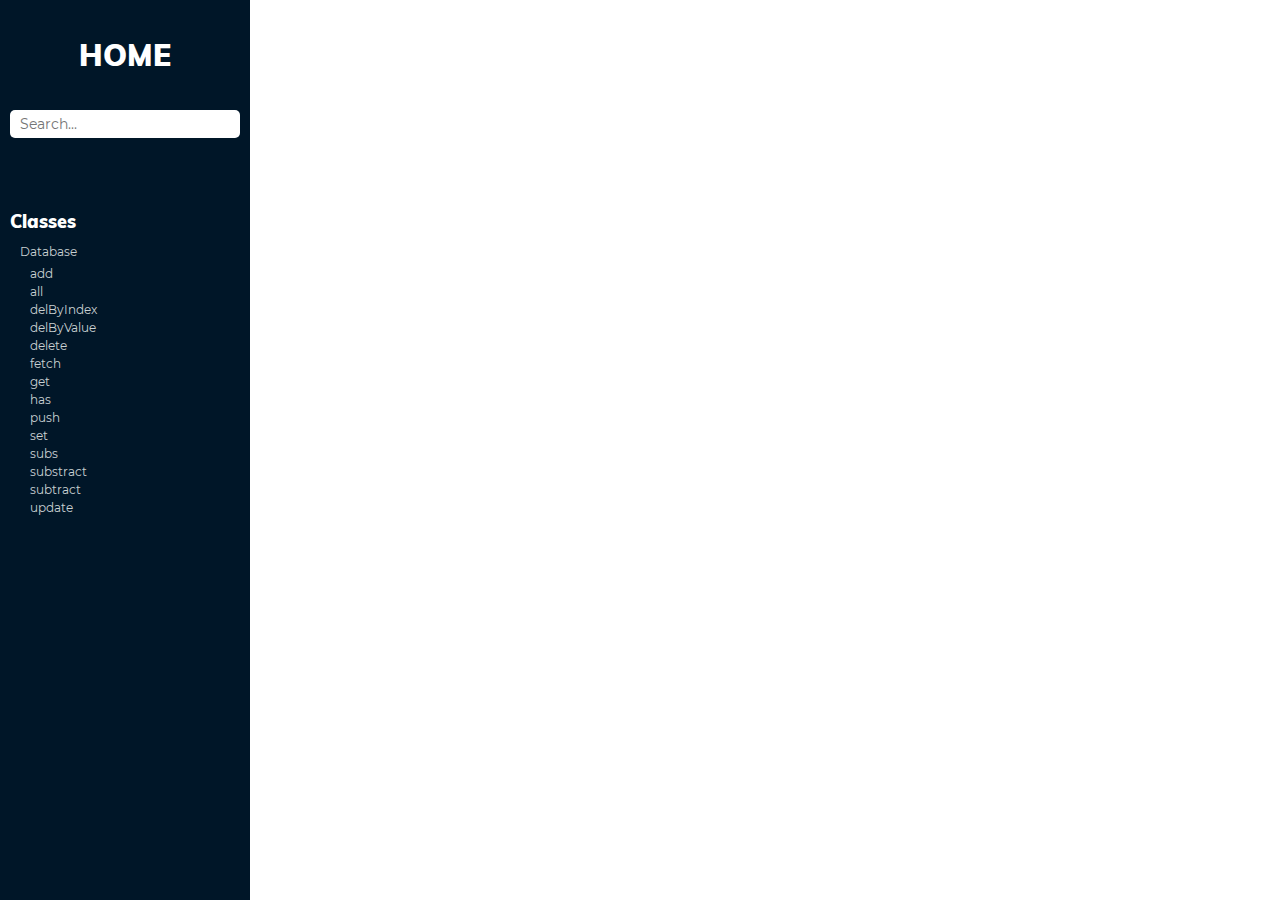
<file: index.html>
<!DOCTYPE html>
<html lang="en">
<head>
    <meta charset="utf-8">
    <meta name="viewport" content="width=device-width, initial-scale=1.0">
    
    <title>Home</title>

    <script src="scripts/prettify/prettify.js"></script>
    <script src="scripts/prettify/lang-css.js"></script>
    <script src="scripts/search.js"></script>
    <!--<script src="https://cdnjs.cloudflare.com/ajax/libs/fuse.js/3.4.5/fuse.min.js"></script> -->
    <script src="scripts/fuse.js"></script>
    <!--[if lt IE 9]>
      <script src="//html5shiv.googlecode.com/svn/trunk/html5.js"></script>
    <![endif]-->
    <link type="text/css" rel="stylesheet" href="styles/ionicons.min.css">
    <link type="text/css" rel="stylesheet" href="styles/prettify-tomorrow.css">
    <link type="text/css" rel="stylesheet" href="styles/jsdoc-default.css">
    <link type="text/css" rel="stylesheet" href="styles/clean-jsdoc-theme.css">
    
    
    
<svg aria-hidden="true" version="1.1" xmlns="http://www.w3.org/2000/svg" xmlns:xlink="http://www.w3.org/1999/xlink" style="display:none">
    <defs>
        <symbol id="copy-icon" viewbox="0 0 488.3 488.3">
            <g>
                <path d="M314.25,85.4h-227c-21.3,0-38.6,17.3-38.6,38.6v325.7c0,21.3,17.3,38.6,38.6,38.6h227c21.3,0,38.6-17.3,38.6-38.6V124    C352.75,102.7,335.45,85.4,314.25,85.4z M325.75,449.6c0,6.4-5.2,11.6-11.6,11.6h-227c-6.4,0-11.6-5.2-11.6-11.6V124    c0-6.4,5.2-11.6,11.6-11.6h227c6.4,0,11.6,5.2,11.6,11.6V449.6z"/>
                <path d="M401.05,0h-227c-21.3,0-38.6,17.3-38.6,38.6c0,7.5,6,13.5,13.5,13.5s13.5-6,13.5-13.5c0-6.4,5.2-11.6,11.6-11.6h227    c6.4,0,11.6,5.2,11.6,11.6v325.7c0,6.4-5.2,11.6-11.6,11.6c-7.5,0-13.5,6-13.5,13.5s6,13.5,13.5,13.5c21.3,0,38.6-17.3,38.6-38.6    V38.6C439.65,17.3,422.35,0,401.05,0z"/>
            </g>
        </symbol>
    </defs>
</svg>

</head>
<body>
<input type="checkbox" id="nav-trigger" class="nav-trigger" />
<label for="nav-trigger" class="navicon-button x">
  <div class="navicon"></div>
</label>

<label for="nav-trigger" class="overlay"></label>

<nav>
    <h2><a href="index.html"><div class="text">Home</div></a></h2><div class="search-box"><input type="text" placeholder="Search..." id="search-box" /><div class="search-item-container" id="search-item-container"><ul class="search-item-ul" id="search-item-ul"></ul></div></div><div class="sidebar-list-div"><h3>Classes</h3><ul><li><a href="Database.html">Database</a><ul class='methods'><li data-type='method'><a href="Database.html#add">add</a></li><li data-type='method'><a href="Database.html#all">all</a></li><li data-type='method'><a href="Database.html#delByIndex">delByIndex</a></li><li data-type='method'><a href="Database.html#delByValue">delByValue</a></li><li data-type='method'><a href="Database.html#delete">delete</a></li><li data-type='method'><a href="Database.html#fetch">fetch</a></li><li data-type='method'><a href="Database.html#get">get</a></li><li data-type='method'><a href="Database.html#has">has</a></li><li data-type='method'><a href="Database.html#push">push</a></li><li data-type='method'><a href="Database.html#set">set</a></li><li data-type='method'><a href="Database.html#subs">subs</a></li><li data-type='method'><a href="Database.html#substract">substract</a></li><li data-type='method'><a href="Database.html#subtract">subtract</a></li><li data-type='method'><a href="Database.html#update">update</a></li></ul></li></ul></div>
</nav>

<div id="main">
    

    



    









    







</div>

<br class="clear">

<footer>
  
</footer>

<script>prettyPrint();</script>
<script src="scripts/linenumber.js"></script>
<script>
var list = [{"title":"Database","link":"<a href=\"Database.html\">Database</a>"},{"title":"Database#add","link":"<a href=\"Database.html#add\">Database &rtrif; add</a>"},{"title":"Database#all","link":"<a href=\"Database.html#all\">Database &rtrif; all</a>"},{"title":"Database#delByIndex","link":"<a href=\"Database.html#delByIndex\">Database &rtrif; delByIndex</a>"},{"title":"Database#delByValue","link":"<a href=\"Database.html#delByValue\">Database &rtrif; delByValue</a>"},{"title":"Database#delete","link":"<a href=\"Database.html#delete\">Database &rtrif; delete</a>"},{"title":"Database#fetch","link":"<a href=\"Database.html#fetch\">Database &rtrif; fetch</a>"},{"title":"Database#get","link":"<a href=\"Database.html#get\">Database &rtrif; get</a>"},{"title":"Database#has","link":"<a href=\"Database.html#has\">Database &rtrif; has</a>"},{"title":"Database#push","link":"<a href=\"Database.html#push\">Database &rtrif; push</a>"},{"title":"Database#set","link":"<a href=\"Database.html#set\">Database &rtrif; set</a>"},{"title":"Database#subs","link":"<a href=\"Database.html#subs\">Database &rtrif; subs</a>"},{"title":"Database#substract","link":"<a href=\"Database.html#substract\">Database &rtrif; substract</a>"},{"title":"Database#subtract","link":"<a href=\"Database.html#subtract\">Database &rtrif; subtract</a>"},{"title":"Database#update","link":"<a href=\"Database.html#update\">Database &rtrif; update</a>"}];
setupSearch(list)
</script>

 
<script type="text/javascript" src="scripts/misc.js"></script>
</body>
</html>
</file>
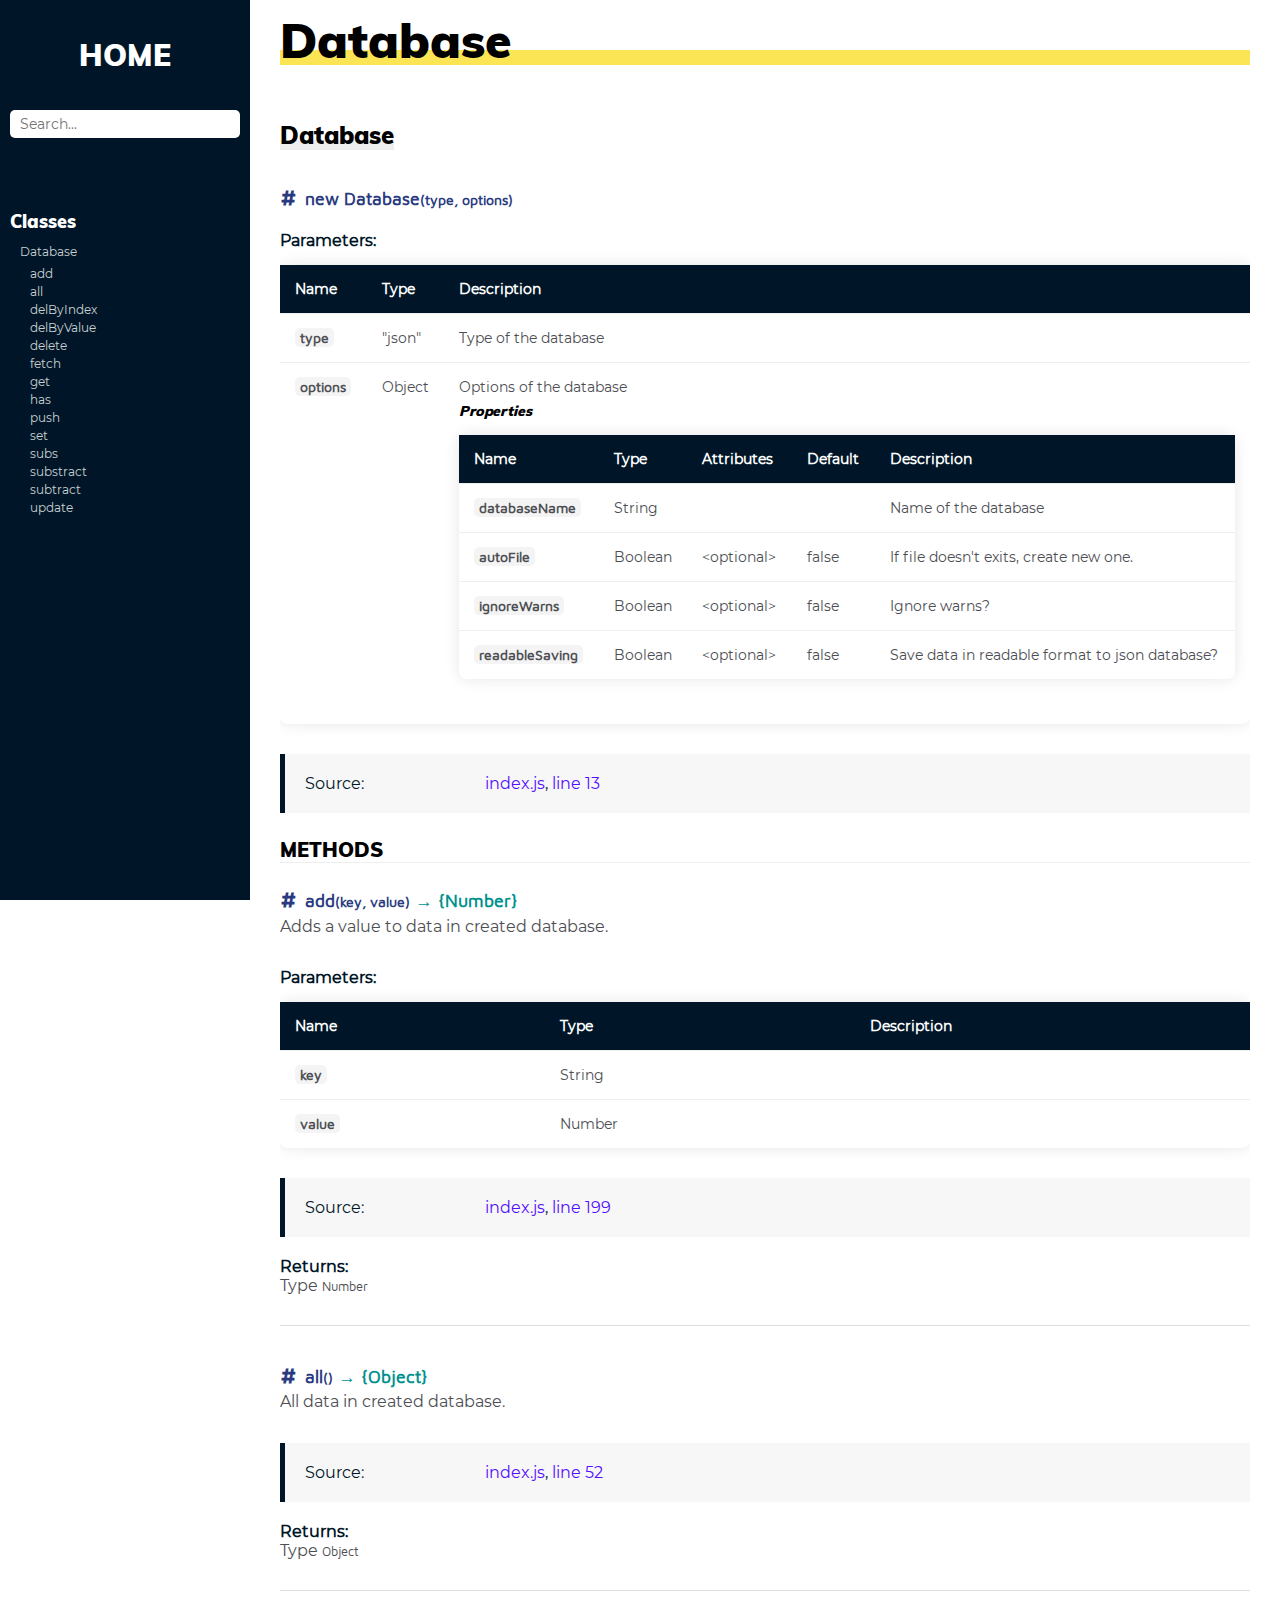
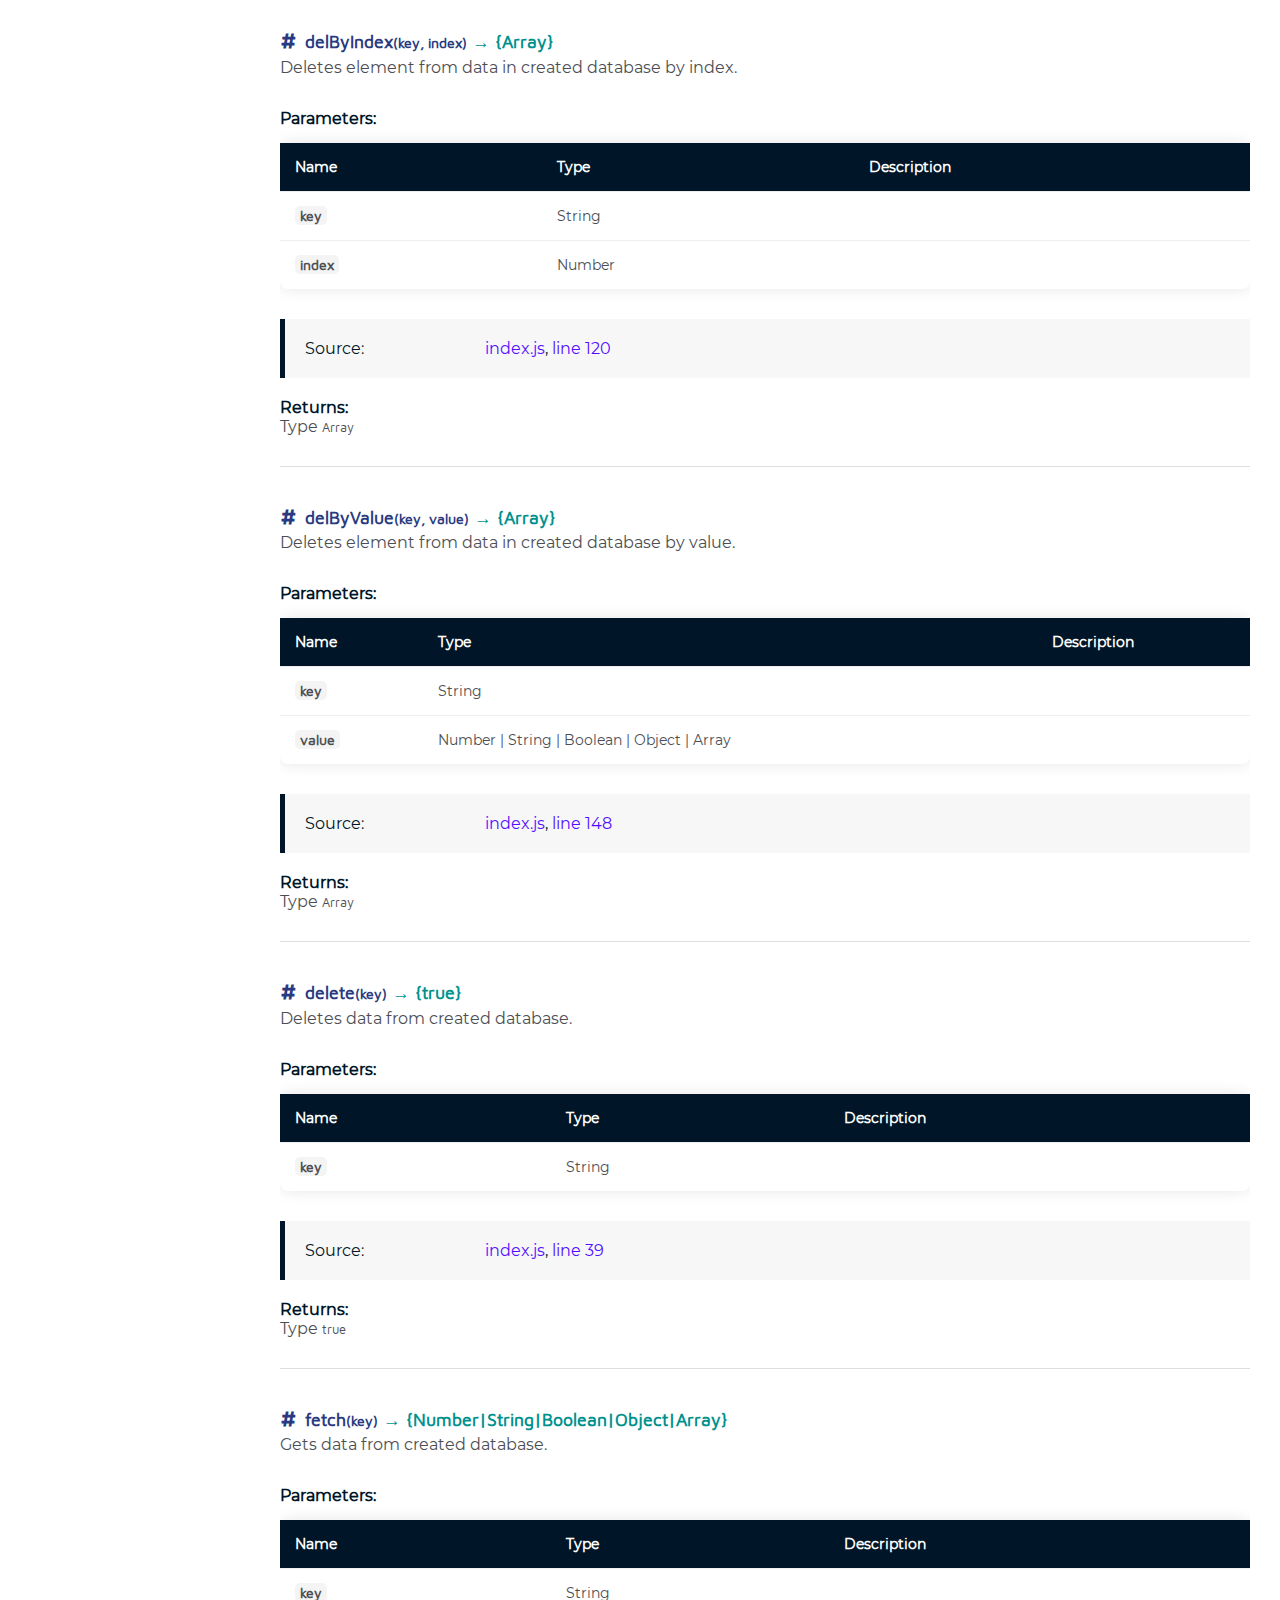
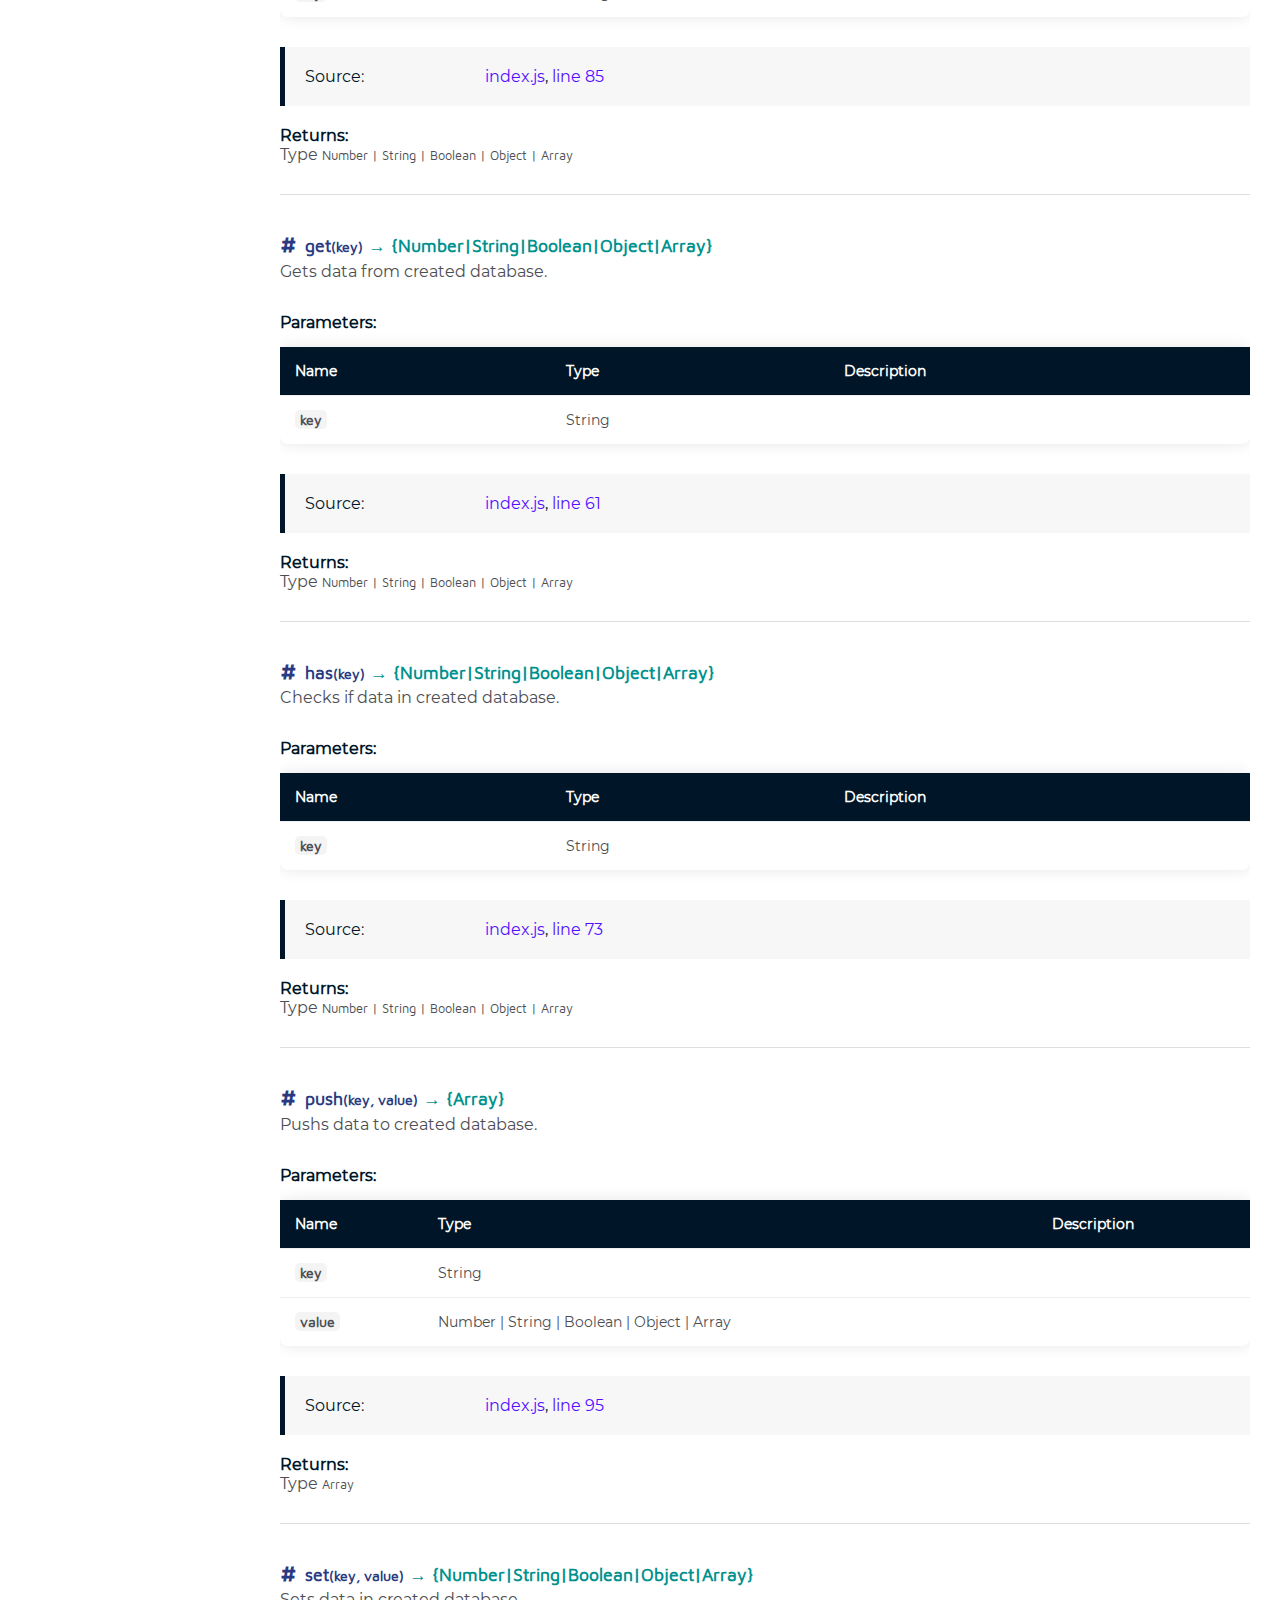
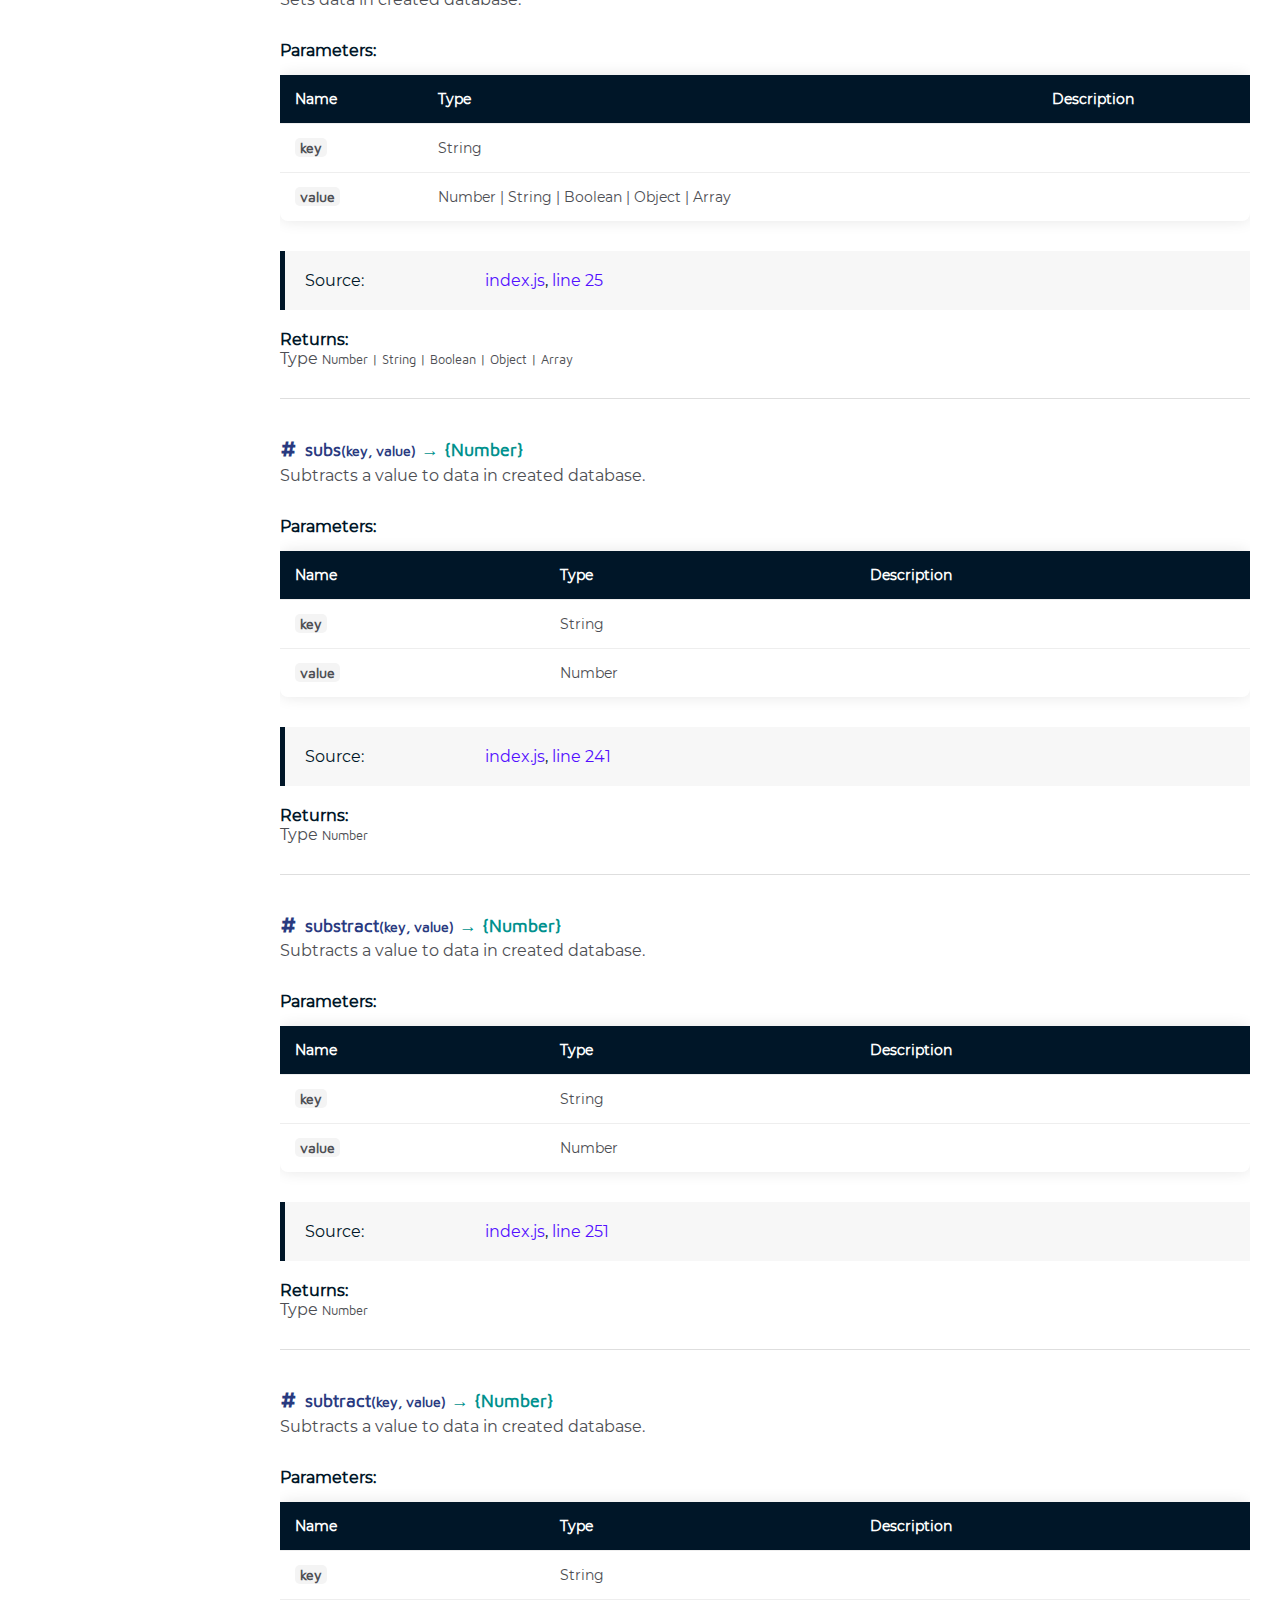
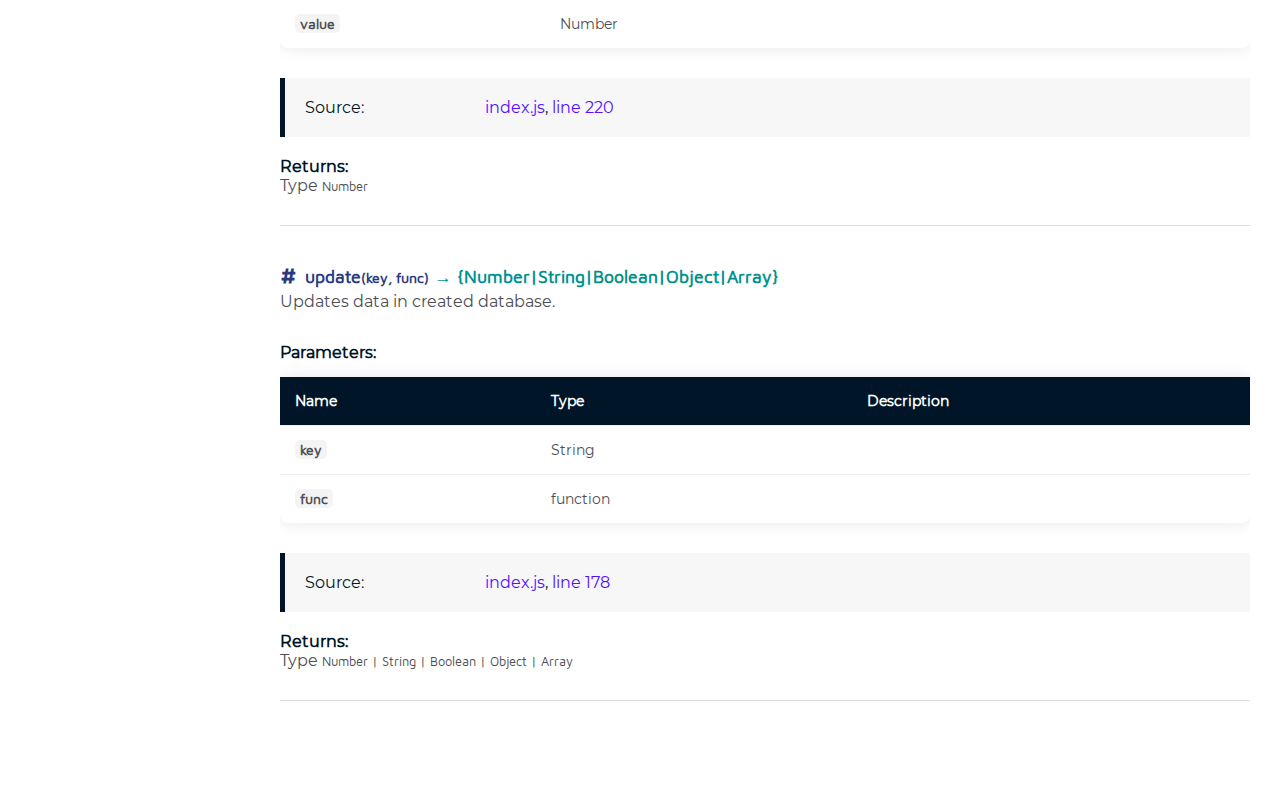
<file: Database.html>
<!DOCTYPE html>
<html lang="en">
<head>
    <meta charset="utf-8">
    <meta name="viewport" content="width=device-width, initial-scale=1.0">
    
    <title>Database</title>

    <script src="scripts/prettify/prettify.js"></script>
    <script src="scripts/prettify/lang-css.js"></script>
    <script src="scripts/search.js"></script>
    <!--<script src="https://cdnjs.cloudflare.com/ajax/libs/fuse.js/3.4.5/fuse.min.js"></script> -->
    <script src="scripts/fuse.js"></script>
    <!--[if lt IE 9]>
      <script src="//html5shiv.googlecode.com/svn/trunk/html5.js"></script>
    <![endif]-->
    <link type="text/css" rel="stylesheet" href="styles/ionicons.min.css">
    <link type="text/css" rel="stylesheet" href="styles/prettify-tomorrow.css">
    <link type="text/css" rel="stylesheet" href="styles/jsdoc-default.css">
    <link type="text/css" rel="stylesheet" href="styles/clean-jsdoc-theme.css">
    
    
    
<svg aria-hidden="true" version="1.1" xmlns="http://www.w3.org/2000/svg" xmlns:xlink="http://www.w3.org/1999/xlink" style="display:none">
    <defs>
        <symbol id="copy-icon" viewbox="0 0 488.3 488.3">
            <g>
                <path d="M314.25,85.4h-227c-21.3,0-38.6,17.3-38.6,38.6v325.7c0,21.3,17.3,38.6,38.6,38.6h227c21.3,0,38.6-17.3,38.6-38.6V124    C352.75,102.7,335.45,85.4,314.25,85.4z M325.75,449.6c0,6.4-5.2,11.6-11.6,11.6h-227c-6.4,0-11.6-5.2-11.6-11.6V124    c0-6.4,5.2-11.6,11.6-11.6h227c6.4,0,11.6,5.2,11.6,11.6V449.6z"/>
                <path d="M401.05,0h-227c-21.3,0-38.6,17.3-38.6,38.6c0,7.5,6,13.5,13.5,13.5s13.5-6,13.5-13.5c0-6.4,5.2-11.6,11.6-11.6h227    c6.4,0,11.6,5.2,11.6,11.6v325.7c0,6.4-5.2,11.6-11.6,11.6c-7.5,0-13.5,6-13.5,13.5s6,13.5,13.5,13.5c21.3,0,38.6-17.3,38.6-38.6    V38.6C439.65,17.3,422.35,0,401.05,0z"/>
            </g>
        </symbol>
    </defs>
</svg>

</head>
<body>
<input type="checkbox" id="nav-trigger" class="nav-trigger" />
<label for="nav-trigger" class="navicon-button x">
  <div class="navicon"></div>
</label>

<label for="nav-trigger" class="overlay"></label>

<nav>
    <h2><a href="index.html"><div class="text">Home</div></a></h2><div class="search-box"><input type="text" placeholder="Search..." id="search-box" /><div class="search-item-container" id="search-item-container"><ul class="search-item-ul" id="search-item-ul"></ul></div></div><div class="sidebar-list-div"><h3>Classes</h3><ul><li><a href="Database.html">Database</a><ul class='methods'><li data-type='method'><a href="Database.html#add">add</a></li><li data-type='method'><a href="Database.html#all">all</a></li><li data-type='method'><a href="Database.html#delByIndex">delByIndex</a></li><li data-type='method'><a href="Database.html#delByValue">delByValue</a></li><li data-type='method'><a href="Database.html#delete">delete</a></li><li data-type='method'><a href="Database.html#fetch">fetch</a></li><li data-type='method'><a href="Database.html#get">get</a></li><li data-type='method'><a href="Database.html#has">has</a></li><li data-type='method'><a href="Database.html#push">push</a></li><li data-type='method'><a href="Database.html#set">set</a></li><li data-type='method'><a href="Database.html#subs">subs</a></li><li data-type='method'><a href="Database.html#substract">substract</a></li><li data-type='method'><a href="Database.html#subtract">subtract</a></li><li data-type='method'><a href="Database.html#update">update</a></li></ul></li></ul></div>
</nav>

<div id="main">
    
    <h1 class="page-title">Database</h1>
    

    




<section>


<header>
    
        
        <h2>
        
        Database
        
        </h2>
        
        
    
</header>


<article>
    <div class="container-overview">
    
        

    

    <h4 class="name" id="Database"><span class="type-signature"></span>new Database<span class="signature">(type, options)</span><span class="type-signature"></span></h4>

    











    <div class="method-member-container flex flex-col w-100 overflow-auto mt-20">
        <strong>Parameters:</strong>
        

<table class="params">
    <thead>
    <tr>
        
        <th>Name</th>
        

        <th>Type</th>

        

        

        <th class="last">Description</th>
    </tr>
    </thead>

    <tbody>
    

        <tr>
            
                <td class="name"><code>type</code></td>
            

            <td class="type">
            
                
<span class="param-type">"json"</span>


            
            </td>

            

            

            <td class="description last">Type of the database</td>
        </tr>

    

        <tr>
            
                <td class="name"><code>options</code></td>
            

            <td class="type">
            
                
<span class="param-type">Object</span>


            
            </td>

            

            

            <td class="description last">Options of the database
                <h6>Properties</h6>
                

<table class="params">
    <thead>
    <tr>
        
        <th>Name</th>
        

        <th>Type</th>

        
        <th>Attributes</th>
        

        
        <th>Default</th>
        

        <th class="last">Description</th>
    </tr>
    </thead>

    <tbody>
    

        <tr>
            
                <td class="name"><code>databaseName</code></td>
            

            <td class="type">
            
                
<span class="param-type">String</span>


            
            </td>

            
                <td class="attributes">
                

                

                
                </td>
            

            
                <td class="default">
                
                </td>
            

            <td class="description last">Name of the database</td>
        </tr>

    

        <tr>
            
                <td class="name"><code>autoFile</code></td>
            

            <td class="type">
            
                
<span class="param-type">Boolean</span>


            
            </td>

            
                <td class="attributes">
                
                    &lt;optional><br>
                

                

                
                </td>
            

            
                <td class="default">
                
                    false
                
                </td>
            

            <td class="description last">If file doesn't exits, create new one.</td>
        </tr>

    

        <tr>
            
                <td class="name"><code>ignoreWarns</code></td>
            

            <td class="type">
            
                
<span class="param-type">Boolean</span>


            
            </td>

            
                <td class="attributes">
                
                    &lt;optional><br>
                

                

                
                </td>
            

            
                <td class="default">
                
                    false
                
                </td>
            

            <td class="description last">Ignore warns?</td>
        </tr>

    

        <tr>
            
                <td class="name"><code>readableSaving</code></td>
            

            <td class="type">
            
                
<span class="param-type">Boolean</span>


            
            </td>

            
                <td class="attributes">
                
                    &lt;optional><br>
                

                

                
                </td>
            

            
                <td class="default">
                
                    false
                
                </td>
            

            <td class="description last">Save data in readable format to json database?</td>
        </tr>

    
    </tbody>
</table>

            </td>
        </tr>

    
    </tbody>
</table>

    </div>





<dl class="details">

    

    

    

    

    

    

    

    

    

    

    

    

    
        <div class="details-item-container">
            <dt class="tag-source">Source:</dt>
            <dd class="tag-source"><ul class="dummy"><li>
                <a href="index.js.html">index.js</a>, <a href="index.js.html#line13">line 13</a>
            </li></ul></dd>
        </div>
    

    

    

    
</dl>
















    
    </div>

    

    

    

     

    

    

    
        <h3 class="subsection-title">Methods</h3>

        
            

    

    <h4 class="name" id="add"><span class="type-signature"></span>add<span class="signature">(key, value)</span><span class="type-signature"> &rarr; {Number}</span></h4>

    



    <div class="description">
        Adds a value to data in created database.
    </div>









    <div class="method-member-container flex flex-col w-100 overflow-auto mt-20">
        <strong>Parameters:</strong>
        

<table class="params">
    <thead>
    <tr>
        
        <th>Name</th>
        

        <th>Type</th>

        

        

        <th class="last">Description</th>
    </tr>
    </thead>

    <tbody>
    

        <tr>
            
                <td class="name"><code>key</code></td>
            

            <td class="type">
            
                
<span class="param-type">String</span>


            
            </td>

            

            

            <td class="description last"></td>
        </tr>

    

        <tr>
            
                <td class="name"><code>value</code></td>
            

            <td class="type">
            
                
<span class="param-type">Number</span>


            
            </td>

            

            

            <td class="description last"></td>
        </tr>

    
    </tbody>
</table>

    </div>





<dl class="details">

    

    

    

    

    

    

    

    

    

    

    

    

    
        <div class="details-item-container">
            <dt class="tag-source">Source:</dt>
            <dd class="tag-source"><ul class="dummy"><li>
                <a href="index.js.html">index.js</a>, <a href="index.js.html#line199">line 199</a>
            </li></ul></dd>
        </div>
    

    

    

    
</dl>













    <div class="method-member-container mt-20">
    <strong>Returns:</strong>
        
            


<dl class="param-type">
    <dt>
        Type
    </dt>
    <dd>
        
<span class="param-type">Number</span>


    </dd>
</dl>
 
    </div>




        
            

    

    <h4 class="name" id="all"><span class="type-signature"></span>all<span class="signature">()</span><span class="type-signature"> &rarr; {Object}</span></h4>

    



    <div class="description">
        All data in created database.
    </div>













<dl class="details">

    

    

    

    

    

    

    

    

    

    

    

    

    
        <div class="details-item-container">
            <dt class="tag-source">Source:</dt>
            <dd class="tag-source"><ul class="dummy"><li>
                <a href="index.js.html">index.js</a>, <a href="index.js.html#line52">line 52</a>
            </li></ul></dd>
        </div>
    

    

    

    
</dl>













    <div class="method-member-container mt-20">
    <strong>Returns:</strong>
        
            


<dl class="param-type">
    <dt>
        Type
    </dt>
    <dd>
        
<span class="param-type">Object</span>


    </dd>
</dl>
 
    </div>




        
            

    

    <h4 class="name" id="delByIndex"><span class="type-signature"></span>delByIndex<span class="signature">(key, index)</span><span class="type-signature"> &rarr; {Array}</span></h4>

    



    <div class="description">
        Deletes element from data in created database by index.
    </div>









    <div class="method-member-container flex flex-col w-100 overflow-auto mt-20">
        <strong>Parameters:</strong>
        

<table class="params">
    <thead>
    <tr>
        
        <th>Name</th>
        

        <th>Type</th>

        

        

        <th class="last">Description</th>
    </tr>
    </thead>

    <tbody>
    

        <tr>
            
                <td class="name"><code>key</code></td>
            

            <td class="type">
            
                
<span class="param-type">String</span>


            
            </td>

            

            

            <td class="description last"></td>
        </tr>

    

        <tr>
            
                <td class="name"><code>index</code></td>
            

            <td class="type">
            
                
<span class="param-type">Number</span>


            
            </td>

            

            

            <td class="description last"></td>
        </tr>

    
    </tbody>
</table>

    </div>





<dl class="details">

    

    

    

    

    

    

    

    

    

    

    

    

    
        <div class="details-item-container">
            <dt class="tag-source">Source:</dt>
            <dd class="tag-source"><ul class="dummy"><li>
                <a href="index.js.html">index.js</a>, <a href="index.js.html#line120">line 120</a>
            </li></ul></dd>
        </div>
    

    

    

    
</dl>













    <div class="method-member-container mt-20">
    <strong>Returns:</strong>
        
            


<dl class="param-type">
    <dt>
        Type
    </dt>
    <dd>
        
<span class="param-type">Array</span>


    </dd>
</dl>
 
    </div>




        
            

    

    <h4 class="name" id="delByValue"><span class="type-signature"></span>delByValue<span class="signature">(key, value)</span><span class="type-signature"> &rarr; {Array}</span></h4>

    



    <div class="description">
        Deletes element from data in created database by value.
    </div>









    <div class="method-member-container flex flex-col w-100 overflow-auto mt-20">
        <strong>Parameters:</strong>
        

<table class="params">
    <thead>
    <tr>
        
        <th>Name</th>
        

        <th>Type</th>

        

        

        <th class="last">Description</th>
    </tr>
    </thead>

    <tbody>
    

        <tr>
            
                <td class="name"><code>key</code></td>
            

            <td class="type">
            
                
<span class="param-type">String</span>


            
            </td>

            

            

            <td class="description last"></td>
        </tr>

    

        <tr>
            
                <td class="name"><code>value</code></td>
            

            <td class="type">
            
                
<span class="param-type">Number</span>
|

<span class="param-type">String</span>
|

<span class="param-type">Boolean</span>
|

<span class="param-type">Object</span>
|

<span class="param-type">Array</span>


            
            </td>

            

            

            <td class="description last"></td>
        </tr>

    
    </tbody>
</table>

    </div>





<dl class="details">

    

    

    

    

    

    

    

    

    

    

    

    

    
        <div class="details-item-container">
            <dt class="tag-source">Source:</dt>
            <dd class="tag-source"><ul class="dummy"><li>
                <a href="index.js.html">index.js</a>, <a href="index.js.html#line148">line 148</a>
            </li></ul></dd>
        </div>
    

    

    

    
</dl>













    <div class="method-member-container mt-20">
    <strong>Returns:</strong>
        
            


<dl class="param-type">
    <dt>
        Type
    </dt>
    <dd>
        
<span class="param-type">Array</span>


    </dd>
</dl>
 
    </div>




        
            

    

    <h4 class="name" id="delete"><span class="type-signature"></span>delete<span class="signature">(key)</span><span class="type-signature"> &rarr; {true}</span></h4>

    



    <div class="description">
        Deletes data from created database.
    </div>









    <div class="method-member-container flex flex-col w-100 overflow-auto mt-20">
        <strong>Parameters:</strong>
        

<table class="params">
    <thead>
    <tr>
        
        <th>Name</th>
        

        <th>Type</th>

        

        

        <th class="last">Description</th>
    </tr>
    </thead>

    <tbody>
    

        <tr>
            
                <td class="name"><code>key</code></td>
            

            <td class="type">
            
                
<span class="param-type">String</span>


            
            </td>

            

            

            <td class="description last"></td>
        </tr>

    
    </tbody>
</table>

    </div>





<dl class="details">

    

    

    

    

    

    

    

    

    

    

    

    

    
        <div class="details-item-container">
            <dt class="tag-source">Source:</dt>
            <dd class="tag-source"><ul class="dummy"><li>
                <a href="index.js.html">index.js</a>, <a href="index.js.html#line39">line 39</a>
            </li></ul></dd>
        </div>
    

    

    

    
</dl>













    <div class="method-member-container mt-20">
    <strong>Returns:</strong>
        
            


<dl class="param-type">
    <dt>
        Type
    </dt>
    <dd>
        
<span class="param-type">true</span>


    </dd>
</dl>
 
    </div>




        
            

    

    <h4 class="name" id="fetch"><span class="type-signature"></span>fetch<span class="signature">(key)</span><span class="type-signature"> &rarr; {Number|String|Boolean|Object|Array}</span></h4>

    



    <div class="description">
        Gets data from created database.
    </div>









    <div class="method-member-container flex flex-col w-100 overflow-auto mt-20">
        <strong>Parameters:</strong>
        

<table class="params">
    <thead>
    <tr>
        
        <th>Name</th>
        

        <th>Type</th>

        

        

        <th class="last">Description</th>
    </tr>
    </thead>

    <tbody>
    

        <tr>
            
                <td class="name"><code>key</code></td>
            

            <td class="type">
            
                
<span class="param-type">String</span>


            
            </td>

            

            

            <td class="description last"></td>
        </tr>

    
    </tbody>
</table>

    </div>





<dl class="details">

    

    

    

    

    

    

    

    

    

    

    

    

    
        <div class="details-item-container">
            <dt class="tag-source">Source:</dt>
            <dd class="tag-source"><ul class="dummy"><li>
                <a href="index.js.html">index.js</a>, <a href="index.js.html#line85">line 85</a>
            </li></ul></dd>
        </div>
    

    

    

    
</dl>













    <div class="method-member-container mt-20">
    <strong>Returns:</strong>
        
            


<dl class="param-type">
    <dt>
        Type
    </dt>
    <dd>
        
<span class="param-type">Number</span>
|

<span class="param-type">String</span>
|

<span class="param-type">Boolean</span>
|

<span class="param-type">Object</span>
|

<span class="param-type">Array</span>


    </dd>
</dl>
 
    </div>




        
            

    

    <h4 class="name" id="get"><span class="type-signature"></span>get<span class="signature">(key)</span><span class="type-signature"> &rarr; {Number|String|Boolean|Object|Array}</span></h4>

    



    <div class="description">
        Gets data from created database.
    </div>









    <div class="method-member-container flex flex-col w-100 overflow-auto mt-20">
        <strong>Parameters:</strong>
        

<table class="params">
    <thead>
    <tr>
        
        <th>Name</th>
        

        <th>Type</th>

        

        

        <th class="last">Description</th>
    </tr>
    </thead>

    <tbody>
    

        <tr>
            
                <td class="name"><code>key</code></td>
            

            <td class="type">
            
                
<span class="param-type">String</span>


            
            </td>

            

            

            <td class="description last"></td>
        </tr>

    
    </tbody>
</table>

    </div>





<dl class="details">

    

    

    

    

    

    

    

    

    

    

    

    

    
        <div class="details-item-container">
            <dt class="tag-source">Source:</dt>
            <dd class="tag-source"><ul class="dummy"><li>
                <a href="index.js.html">index.js</a>, <a href="index.js.html#line61">line 61</a>
            </li></ul></dd>
        </div>
    

    

    

    
</dl>













    <div class="method-member-container mt-20">
    <strong>Returns:</strong>
        
            


<dl class="param-type">
    <dt>
        Type
    </dt>
    <dd>
        
<span class="param-type">Number</span>
|

<span class="param-type">String</span>
|

<span class="param-type">Boolean</span>
|

<span class="param-type">Object</span>
|

<span class="param-type">Array</span>


    </dd>
</dl>
 
    </div>




        
            

    

    <h4 class="name" id="has"><span class="type-signature"></span>has<span class="signature">(key)</span><span class="type-signature"> &rarr; {Number|String|Boolean|Object|Array}</span></h4>

    



    <div class="description">
        Checks if data in created database.
    </div>









    <div class="method-member-container flex flex-col w-100 overflow-auto mt-20">
        <strong>Parameters:</strong>
        

<table class="params">
    <thead>
    <tr>
        
        <th>Name</th>
        

        <th>Type</th>

        

        

        <th class="last">Description</th>
    </tr>
    </thead>

    <tbody>
    

        <tr>
            
                <td class="name"><code>key</code></td>
            

            <td class="type">
            
                
<span class="param-type">String</span>


            
            </td>

            

            

            <td class="description last"></td>
        </tr>

    
    </tbody>
</table>

    </div>





<dl class="details">

    

    

    

    

    

    

    

    

    

    

    

    

    
        <div class="details-item-container">
            <dt class="tag-source">Source:</dt>
            <dd class="tag-source"><ul class="dummy"><li>
                <a href="index.js.html">index.js</a>, <a href="index.js.html#line73">line 73</a>
            </li></ul></dd>
        </div>
    

    

    

    
</dl>













    <div class="method-member-container mt-20">
    <strong>Returns:</strong>
        
            


<dl class="param-type">
    <dt>
        Type
    </dt>
    <dd>
        
<span class="param-type">Number</span>
|

<span class="param-type">String</span>
|

<span class="param-type">Boolean</span>
|

<span class="param-type">Object</span>
|

<span class="param-type">Array</span>


    </dd>
</dl>
 
    </div>




        
            

    

    <h4 class="name" id="push"><span class="type-signature"></span>push<span class="signature">(key, value)</span><span class="type-signature"> &rarr; {Array}</span></h4>

    



    <div class="description">
        Pushs data to created database.
    </div>









    <div class="method-member-container flex flex-col w-100 overflow-auto mt-20">
        <strong>Parameters:</strong>
        

<table class="params">
    <thead>
    <tr>
        
        <th>Name</th>
        

        <th>Type</th>

        

        

        <th class="last">Description</th>
    </tr>
    </thead>

    <tbody>
    

        <tr>
            
                <td class="name"><code>key</code></td>
            

            <td class="type">
            
                
<span class="param-type">String</span>


            
            </td>

            

            

            <td class="description last"></td>
        </tr>

    

        <tr>
            
                <td class="name"><code>value</code></td>
            

            <td class="type">
            
                
<span class="param-type">Number</span>
|

<span class="param-type">String</span>
|

<span class="param-type">Boolean</span>
|

<span class="param-type">Object</span>
|

<span class="param-type">Array</span>


            
            </td>

            

            

            <td class="description last"></td>
        </tr>

    
    </tbody>
</table>

    </div>





<dl class="details">

    

    

    

    

    

    

    

    

    

    

    

    

    
        <div class="details-item-container">
            <dt class="tag-source">Source:</dt>
            <dd class="tag-source"><ul class="dummy"><li>
                <a href="index.js.html">index.js</a>, <a href="index.js.html#line95">line 95</a>
            </li></ul></dd>
        </div>
    

    

    

    
</dl>













    <div class="method-member-container mt-20">
    <strong>Returns:</strong>
        
            


<dl class="param-type">
    <dt>
        Type
    </dt>
    <dd>
        
<span class="param-type">Array</span>


    </dd>
</dl>
 
    </div>




        
            

    

    <h4 class="name" id="set"><span class="type-signature"></span>set<span class="signature">(key, value)</span><span class="type-signature"> &rarr; {Number|String|Boolean|Object|Array}</span></h4>

    



    <div class="description">
        Sets data in created database.
    </div>









    <div class="method-member-container flex flex-col w-100 overflow-auto mt-20">
        <strong>Parameters:</strong>
        

<table class="params">
    <thead>
    <tr>
        
        <th>Name</th>
        

        <th>Type</th>

        

        

        <th class="last">Description</th>
    </tr>
    </thead>

    <tbody>
    

        <tr>
            
                <td class="name"><code>key</code></td>
            

            <td class="type">
            
                
<span class="param-type">String</span>


            
            </td>

            

            

            <td class="description last"></td>
        </tr>

    

        <tr>
            
                <td class="name"><code>value</code></td>
            

            <td class="type">
            
                
<span class="param-type">Number</span>
|

<span class="param-type">String</span>
|

<span class="param-type">Boolean</span>
|

<span class="param-type">Object</span>
|

<span class="param-type">Array</span>


            
            </td>

            

            

            <td class="description last"></td>
        </tr>

    
    </tbody>
</table>

    </div>





<dl class="details">

    

    

    

    

    

    

    

    

    

    

    

    

    
        <div class="details-item-container">
            <dt class="tag-source">Source:</dt>
            <dd class="tag-source"><ul class="dummy"><li>
                <a href="index.js.html">index.js</a>, <a href="index.js.html#line25">line 25</a>
            </li></ul></dd>
        </div>
    

    

    

    
</dl>













    <div class="method-member-container mt-20">
    <strong>Returns:</strong>
        
            


<dl class="param-type">
    <dt>
        Type
    </dt>
    <dd>
        
<span class="param-type">Number</span>
|

<span class="param-type">String</span>
|

<span class="param-type">Boolean</span>
|

<span class="param-type">Object</span>
|

<span class="param-type">Array</span>


    </dd>
</dl>
 
    </div>




        
            

    

    <h4 class="name" id="subs"><span class="type-signature"></span>subs<span class="signature">(key, value)</span><span class="type-signature"> &rarr; {Number}</span></h4>

    



    <div class="description">
        Subtracts a value to data in created database.
    </div>









    <div class="method-member-container flex flex-col w-100 overflow-auto mt-20">
        <strong>Parameters:</strong>
        

<table class="params">
    <thead>
    <tr>
        
        <th>Name</th>
        

        <th>Type</th>

        

        

        <th class="last">Description</th>
    </tr>
    </thead>

    <tbody>
    

        <tr>
            
                <td class="name"><code>key</code></td>
            

            <td class="type">
            
                
<span class="param-type">String</span>


            
            </td>

            

            

            <td class="description last"></td>
        </tr>

    

        <tr>
            
                <td class="name"><code>value</code></td>
            

            <td class="type">
            
                
<span class="param-type">Number</span>


            
            </td>

            

            

            <td class="description last"></td>
        </tr>

    
    </tbody>
</table>

    </div>





<dl class="details">

    

    

    

    

    

    

    

    

    

    

    

    

    
        <div class="details-item-container">
            <dt class="tag-source">Source:</dt>
            <dd class="tag-source"><ul class="dummy"><li>
                <a href="index.js.html">index.js</a>, <a href="index.js.html#line241">line 241</a>
            </li></ul></dd>
        </div>
    

    

    

    
</dl>













    <div class="method-member-container mt-20">
    <strong>Returns:</strong>
        
            


<dl class="param-type">
    <dt>
        Type
    </dt>
    <dd>
        
<span class="param-type">Number</span>


    </dd>
</dl>
 
    </div>




        
            

    

    <h4 class="name" id="substract"><span class="type-signature"></span>substract<span class="signature">(key, value)</span><span class="type-signature"> &rarr; {Number}</span></h4>

    



    <div class="description">
        Subtracts a value to data in created database.
    </div>









    <div class="method-member-container flex flex-col w-100 overflow-auto mt-20">
        <strong>Parameters:</strong>
        

<table class="params">
    <thead>
    <tr>
        
        <th>Name</th>
        

        <th>Type</th>

        

        

        <th class="last">Description</th>
    </tr>
    </thead>

    <tbody>
    

        <tr>
            
                <td class="name"><code>key</code></td>
            

            <td class="type">
            
                
<span class="param-type">String</span>


            
            </td>

            

            

            <td class="description last"></td>
        </tr>

    

        <tr>
            
                <td class="name"><code>value</code></td>
            

            <td class="type">
            
                
<span class="param-type">Number</span>


            
            </td>

            

            

            <td class="description last"></td>
        </tr>

    
    </tbody>
</table>

    </div>





<dl class="details">

    

    

    

    

    

    

    

    

    

    

    

    

    
        <div class="details-item-container">
            <dt class="tag-source">Source:</dt>
            <dd class="tag-source"><ul class="dummy"><li>
                <a href="index.js.html">index.js</a>, <a href="index.js.html#line251">line 251</a>
            </li></ul></dd>
        </div>
    

    

    

    
</dl>













    <div class="method-member-container mt-20">
    <strong>Returns:</strong>
        
            


<dl class="param-type">
    <dt>
        Type
    </dt>
    <dd>
        
<span class="param-type">Number</span>


    </dd>
</dl>
 
    </div>




        
            

    

    <h4 class="name" id="subtract"><span class="type-signature"></span>subtract<span class="signature">(key, value)</span><span class="type-signature"> &rarr; {Number}</span></h4>

    



    <div class="description">
        Subtracts a value to data in created database.
    </div>









    <div class="method-member-container flex flex-col w-100 overflow-auto mt-20">
        <strong>Parameters:</strong>
        

<table class="params">
    <thead>
    <tr>
        
        <th>Name</th>
        

        <th>Type</th>

        

        

        <th class="last">Description</th>
    </tr>
    </thead>

    <tbody>
    

        <tr>
            
                <td class="name"><code>key</code></td>
            

            <td class="type">
            
                
<span class="param-type">String</span>


            
            </td>

            

            

            <td class="description last"></td>
        </tr>

    

        <tr>
            
                <td class="name"><code>value</code></td>
            

            <td class="type">
            
                
<span class="param-type">Number</span>


            
            </td>

            

            

            <td class="description last"></td>
        </tr>

    
    </tbody>
</table>

    </div>





<dl class="details">

    

    

    

    

    

    

    

    

    

    

    

    

    
        <div class="details-item-container">
            <dt class="tag-source">Source:</dt>
            <dd class="tag-source"><ul class="dummy"><li>
                <a href="index.js.html">index.js</a>, <a href="index.js.html#line220">line 220</a>
            </li></ul></dd>
        </div>
    

    

    

    
</dl>













    <div class="method-member-container mt-20">
    <strong>Returns:</strong>
        
            


<dl class="param-type">
    <dt>
        Type
    </dt>
    <dd>
        
<span class="param-type">Number</span>


    </dd>
</dl>
 
    </div>




        
            

    

    <h4 class="name" id="update"><span class="type-signature"></span>update<span class="signature">(key, func)</span><span class="type-signature"> &rarr; {Number|String|Boolean|Object|Array}</span></h4>

    



    <div class="description">
        Updates data in created database.
    </div>









    <div class="method-member-container flex flex-col w-100 overflow-auto mt-20">
        <strong>Parameters:</strong>
        

<table class="params">
    <thead>
    <tr>
        
        <th>Name</th>
        

        <th>Type</th>

        

        

        <th class="last">Description</th>
    </tr>
    </thead>

    <tbody>
    

        <tr>
            
                <td class="name"><code>key</code></td>
            

            <td class="type">
            
                
<span class="param-type">String</span>


            
            </td>

            

            

            <td class="description last"></td>
        </tr>

    

        <tr>
            
                <td class="name"><code>func</code></td>
            

            <td class="type">
            
                
<span class="param-type">function</span>


            
            </td>

            

            

            <td class="description last"></td>
        </tr>

    
    </tbody>
</table>

    </div>





<dl class="details">

    

    

    

    

    

    

    

    

    

    

    

    

    
        <div class="details-item-container">
            <dt class="tag-source">Source:</dt>
            <dd class="tag-source"><ul class="dummy"><li>
                <a href="index.js.html">index.js</a>, <a href="index.js.html#line178">line 178</a>
            </li></ul></dd>
        </div>
    

    

    

    
</dl>













    <div class="method-member-container mt-20">
    <strong>Returns:</strong>
        
            


<dl class="param-type">
    <dt>
        Type
    </dt>
    <dd>
        
<span class="param-type">Number</span>
|

<span class="param-type">String</span>
|

<span class="param-type">Boolean</span>
|

<span class="param-type">Object</span>
|

<span class="param-type">Array</span>


    </dd>
</dl>
 
    </div>




        
    

    

    
</article>

</section>




</div>

<br class="clear">

<footer>
  
</footer>

<script>prettyPrint();</script>
<script src="scripts/linenumber.js"></script>
<script>
var list = [{"title":"Database","link":"<a href=\"Database.html\">Database</a>"},{"title":"Database#add","link":"<a href=\"Database.html#add\">Database &rtrif; add</a>"},{"title":"Database#all","link":"<a href=\"Database.html#all\">Database &rtrif; all</a>"},{"title":"Database#delByIndex","link":"<a href=\"Database.html#delByIndex\">Database &rtrif; delByIndex</a>"},{"title":"Database#delByValue","link":"<a href=\"Database.html#delByValue\">Database &rtrif; delByValue</a>"},{"title":"Database#delete","link":"<a href=\"Database.html#delete\">Database &rtrif; delete</a>"},{"title":"Database#fetch","link":"<a href=\"Database.html#fetch\">Database &rtrif; fetch</a>"},{"title":"Database#get","link":"<a href=\"Database.html#get\">Database &rtrif; get</a>"},{"title":"Database#has","link":"<a href=\"Database.html#has\">Database &rtrif; has</a>"},{"title":"Database#push","link":"<a href=\"Database.html#push\">Database &rtrif; push</a>"},{"title":"Database#set","link":"<a href=\"Database.html#set\">Database &rtrif; set</a>"},{"title":"Database#subs","link":"<a href=\"Database.html#subs\">Database &rtrif; subs</a>"},{"title":"Database#substract","link":"<a href=\"Database.html#substract\">Database &rtrif; substract</a>"},{"title":"Database#subtract","link":"<a href=\"Database.html#subtract\">Database &rtrif; subtract</a>"},{"title":"Database#update","link":"<a href=\"Database.html#update\">Database &rtrif; update</a>"}];
setupSearch(list)
</script>

 
<script type="text/javascript" src="scripts/misc.js"></script>
</body>
</html>
</file>
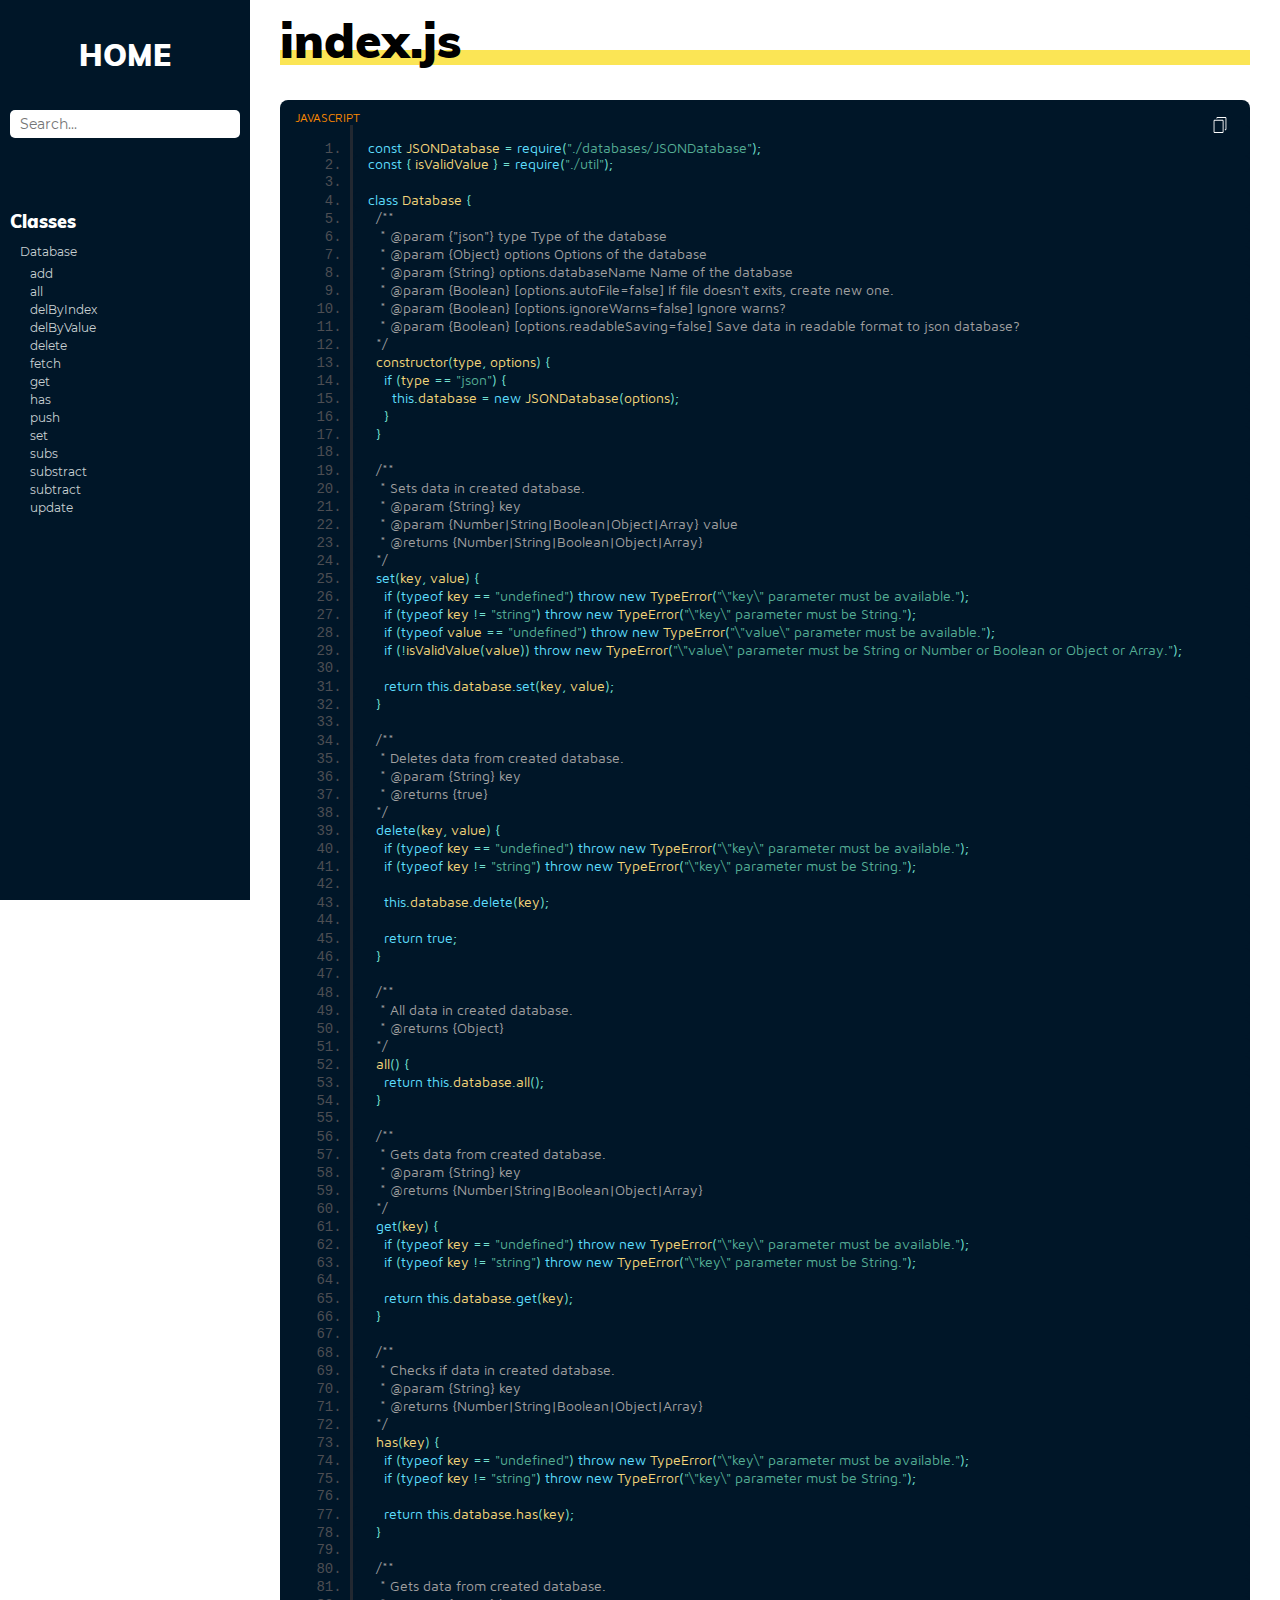
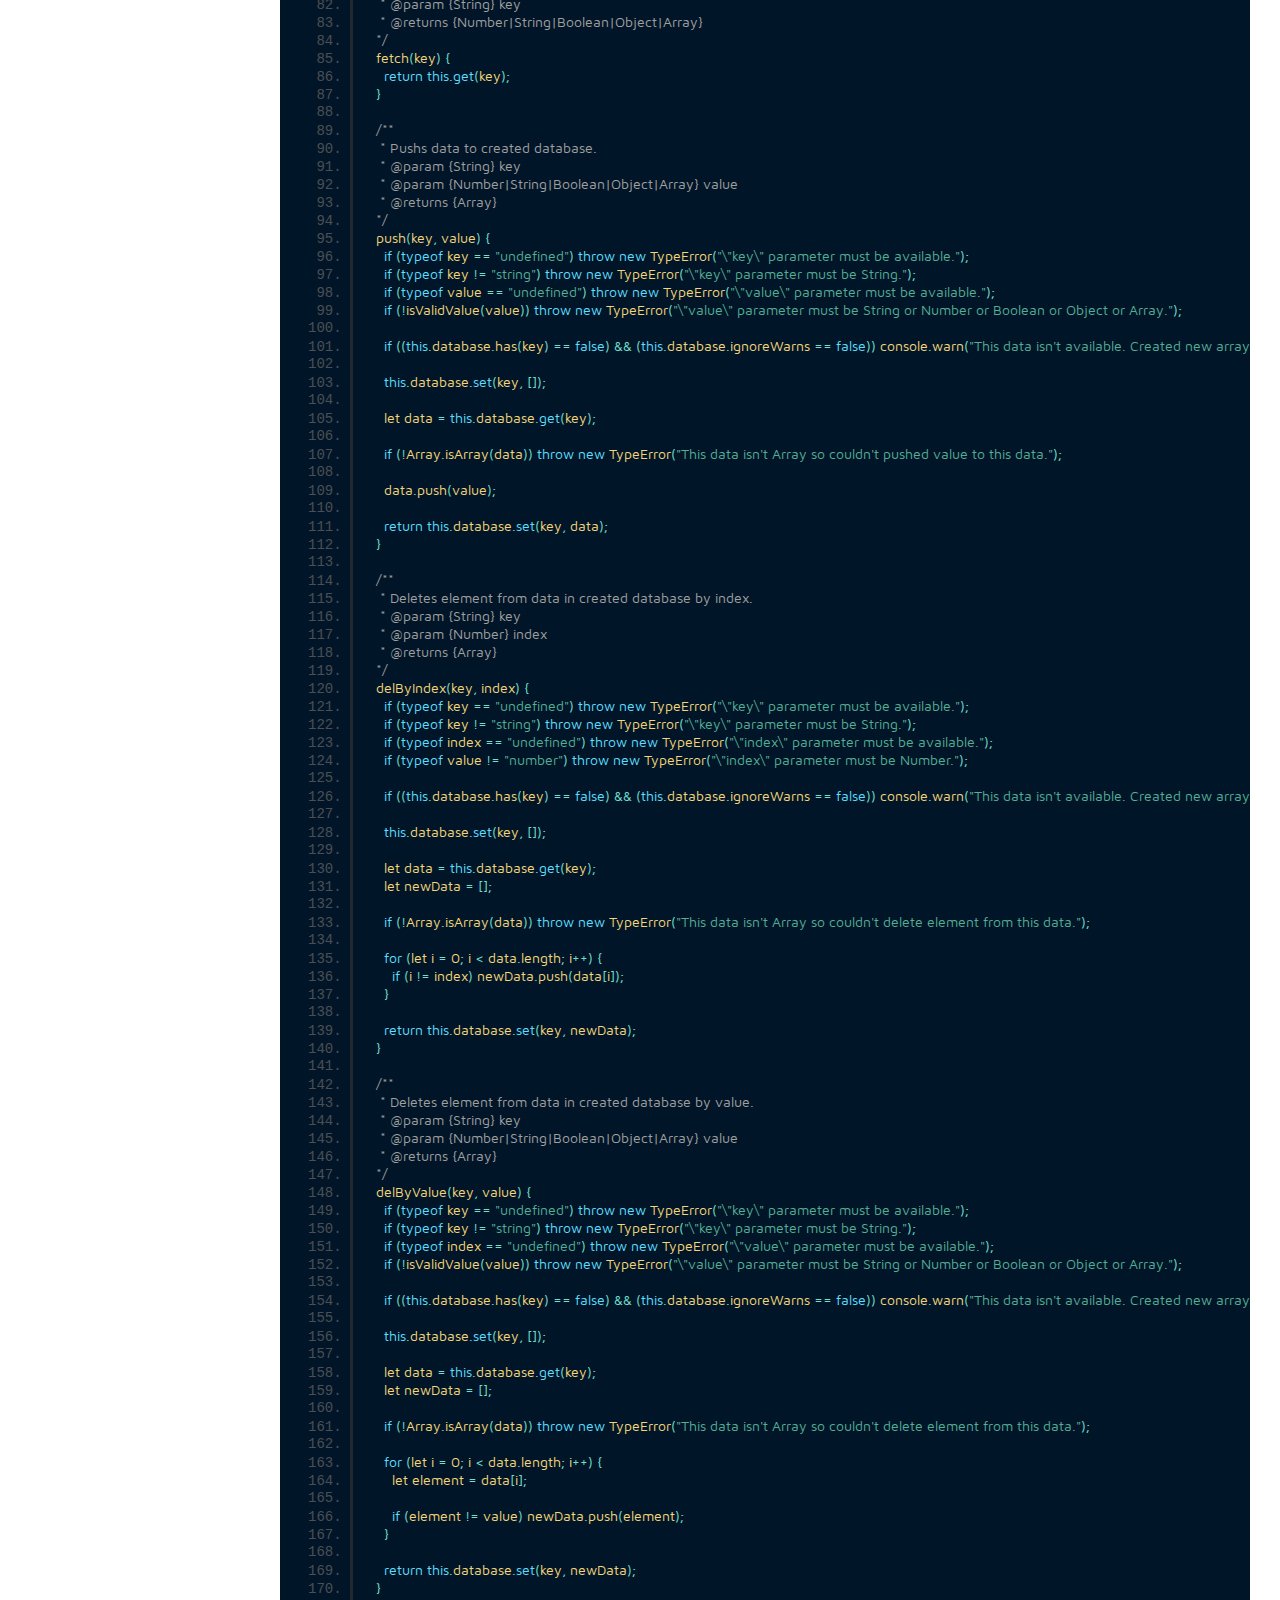
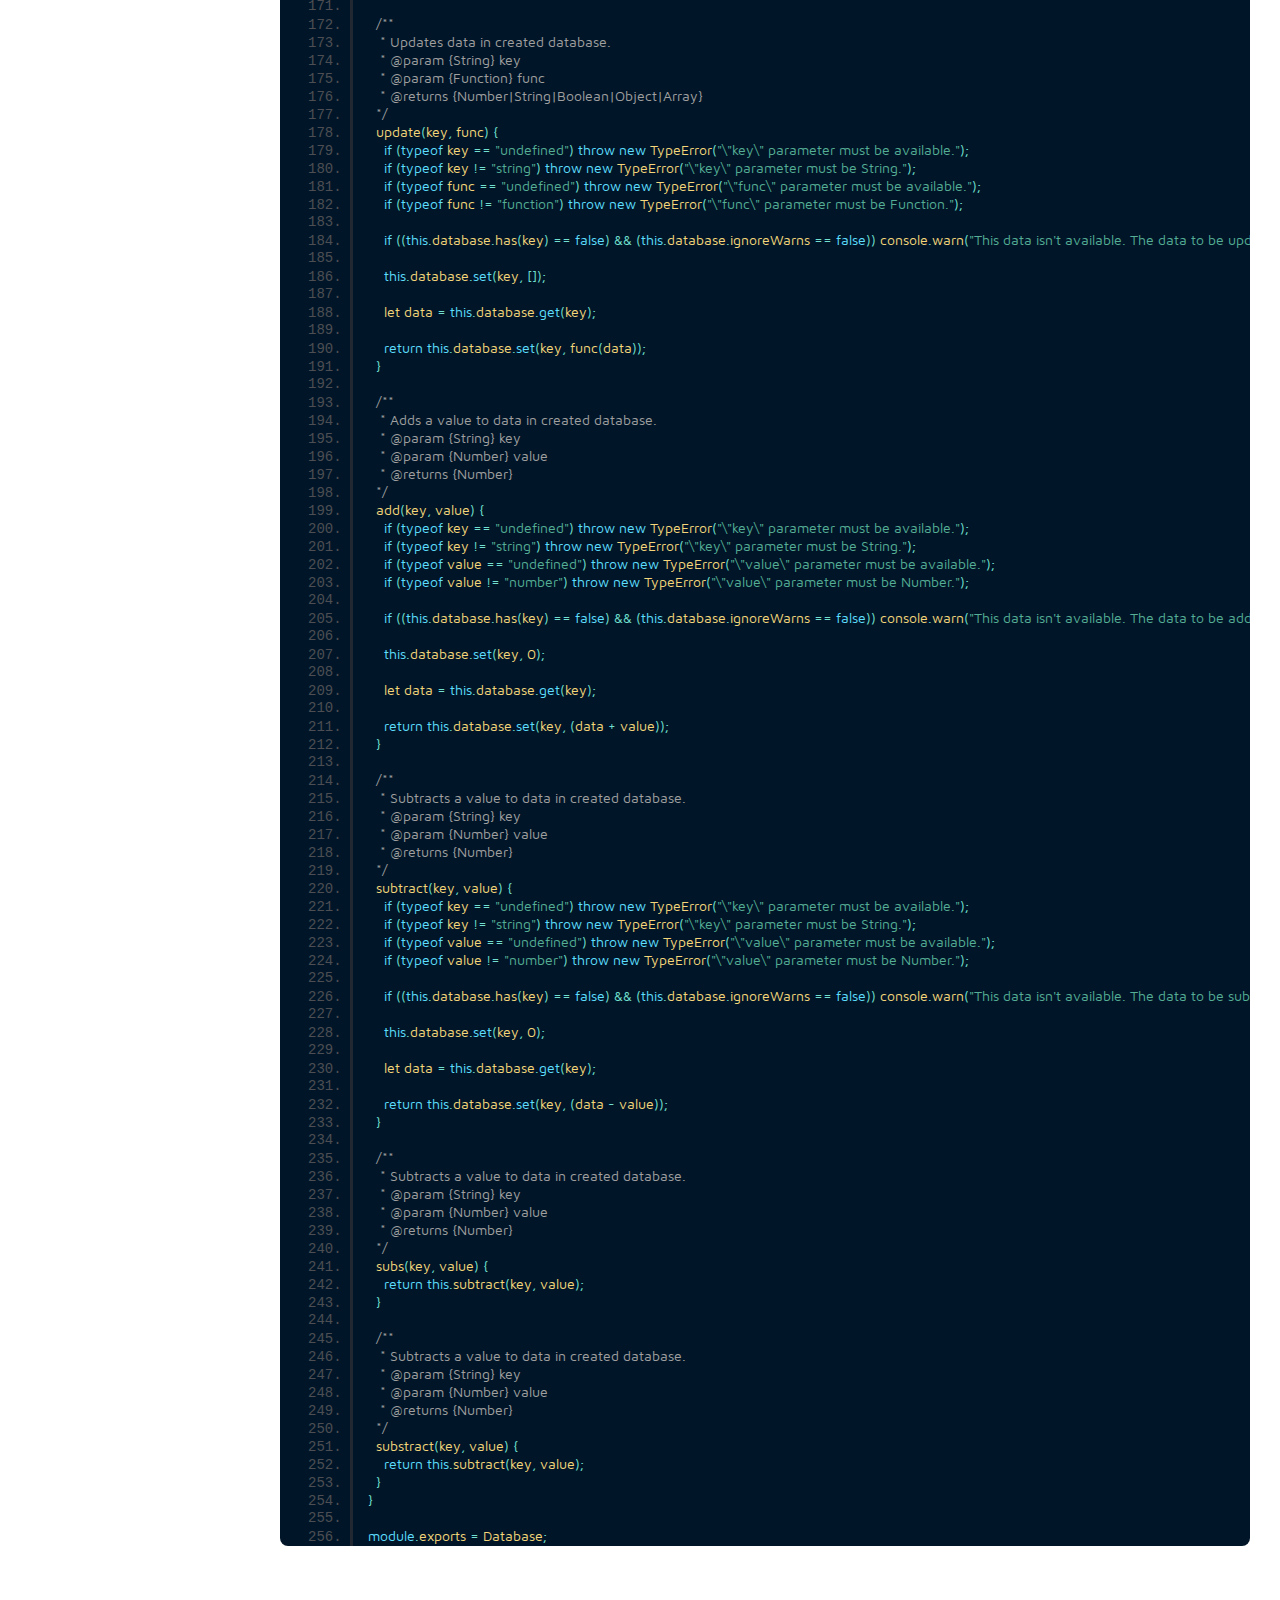
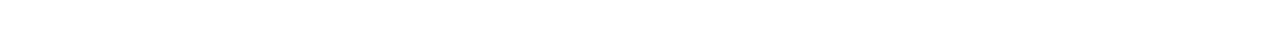
<file: index.js.html>
<!DOCTYPE html>
<html lang="en">
<head>
    <meta charset="utf-8">
    <meta name="viewport" content="width=device-width, initial-scale=1.0">
    
    <title>index.js</title>

    <script src="scripts/prettify/prettify.js"></script>
    <script src="scripts/prettify/lang-css.js"></script>
    <script src="scripts/search.js"></script>
    <!--<script src="https://cdnjs.cloudflare.com/ajax/libs/fuse.js/3.4.5/fuse.min.js"></script> -->
    <script src="scripts/fuse.js"></script>
    <!--[if lt IE 9]>
      <script src="//html5shiv.googlecode.com/svn/trunk/html5.js"></script>
    <![endif]-->
    <link type="text/css" rel="stylesheet" href="styles/ionicons.min.css">
    <link type="text/css" rel="stylesheet" href="styles/prettify-tomorrow.css">
    <link type="text/css" rel="stylesheet" href="styles/jsdoc-default.css">
    <link type="text/css" rel="stylesheet" href="styles/clean-jsdoc-theme.css">
    
    
    
<svg aria-hidden="true" version="1.1" xmlns="http://www.w3.org/2000/svg" xmlns:xlink="http://www.w3.org/1999/xlink" style="display:none">
    <defs>
        <symbol id="copy-icon" viewbox="0 0 488.3 488.3">
            <g>
                <path d="M314.25,85.4h-227c-21.3,0-38.6,17.3-38.6,38.6v325.7c0,21.3,17.3,38.6,38.6,38.6h227c21.3,0,38.6-17.3,38.6-38.6V124    C352.75,102.7,335.45,85.4,314.25,85.4z M325.75,449.6c0,6.4-5.2,11.6-11.6,11.6h-227c-6.4,0-11.6-5.2-11.6-11.6V124    c0-6.4,5.2-11.6,11.6-11.6h227c6.4,0,11.6,5.2,11.6,11.6V449.6z"/>
                <path d="M401.05,0h-227c-21.3,0-38.6,17.3-38.6,38.6c0,7.5,6,13.5,13.5,13.5s13.5-6,13.5-13.5c0-6.4,5.2-11.6,11.6-11.6h227    c6.4,0,11.6,5.2,11.6,11.6v325.7c0,6.4-5.2,11.6-11.6,11.6c-7.5,0-13.5,6-13.5,13.5s6,13.5,13.5,13.5c21.3,0,38.6-17.3,38.6-38.6    V38.6C439.65,17.3,422.35,0,401.05,0z"/>
            </g>
        </symbol>
    </defs>
</svg>

</head>
<body>
<input type="checkbox" id="nav-trigger" class="nav-trigger" />
<label for="nav-trigger" class="navicon-button x">
  <div class="navicon"></div>
</label>

<label for="nav-trigger" class="overlay"></label>

<nav>
    <h2><a href="index.html"><div class="text">Home</div></a></h2><div class="search-box"><input type="text" placeholder="Search..." id="search-box" /><div class="search-item-container" id="search-item-container"><ul class="search-item-ul" id="search-item-ul"></ul></div></div><div class="sidebar-list-div"><h3>Classes</h3><ul><li><a href="Database.html">Database</a><ul class='methods'><li data-type='method'><a href="Database.html#add">add</a></li><li data-type='method'><a href="Database.html#all">all</a></li><li data-type='method'><a href="Database.html#delByIndex">delByIndex</a></li><li data-type='method'><a href="Database.html#delByValue">delByValue</a></li><li data-type='method'><a href="Database.html#delete">delete</a></li><li data-type='method'><a href="Database.html#fetch">fetch</a></li><li data-type='method'><a href="Database.html#get">get</a></li><li data-type='method'><a href="Database.html#has">has</a></li><li data-type='method'><a href="Database.html#push">push</a></li><li data-type='method'><a href="Database.html#set">set</a></li><li data-type='method'><a href="Database.html#subs">subs</a></li><li data-type='method'><a href="Database.html#substract">substract</a></li><li data-type='method'><a href="Database.html#subtract">subtract</a></li><li data-type='method'><a href="Database.html#update">update</a></li></ul></li></ul></div>
</nav>

<div id="main">
    
    <h1 class="page-title">index.js</h1>
    

    



    
    <section>
        <article>
            <pre class="prettyprint source linenums"><code>const JSONDatabase = require("./databases/JSONDatabase");
const { isValidValue } = require("./util");

class Database {
  /**
   * @param {"json"} type Type of the database
   * @param {Object} options Options of the database
   * @param {String} options.databaseName Name of the database
   * @param {Boolean} [options.autoFile=false] If file doesn't exits, create new one.
   * @param {Boolean} [options.ignoreWarns=false] Ignore warns?
   * @param {Boolean} [options.readableSaving=false] Save data in readable format to json database?
  */
  constructor(type, options) {
    if (type == "json") {
      this.database = new JSONDatabase(options);
    }
  }

  /**
   * Sets data in created database.
   * @param {String} key
   * @param {Number|String|Boolean|Object|Array} value
   * @returns {Number|String|Boolean|Object|Array}
  */
  set(key, value) {
    if (typeof key == "undefined") throw new TypeError("\"key\" parameter must be available.");
    if (typeof key != "string") throw new TypeError("\"key\" parameter must be String.");
    if (typeof value == "undefined") throw new TypeError("\"value\" parameter must be available.");
    if (!isValidValue(value)) throw new TypeError("\"value\" parameter must be String or Number or Boolean or Object or Array.");

    return this.database.set(key, value);
  }

  /**
   * Deletes data from created database.
   * @param {String} key
   * @returns {true}
  */
  delete(key, value) {
    if (typeof key == "undefined") throw new TypeError("\"key\" parameter must be available.");
    if (typeof key != "string") throw new TypeError("\"key\" parameter must be String.");

    this.database.delete(key);

    return true;
  }

  /**
   * All data in created database.
   * @returns {Object}
  */
  all() {
    return this.database.all();
  }

  /**
   * Gets data from created database.
   * @param {String} key
   * @returns {Number|String|Boolean|Object|Array}
  */
  get(key) {
    if (typeof key == "undefined") throw new TypeError("\"key\" parameter must be available.");
    if (typeof key != "string") throw new TypeError("\"key\" parameter must be String.");

    return this.database.get(key);
  }

  /**
   * Checks if data in created database.
   * @param {String} key
   * @returns {Number|String|Boolean|Object|Array}
  */
  has(key) {
    if (typeof key == "undefined") throw new TypeError("\"key\" parameter must be available.");
    if (typeof key != "string") throw new TypeError("\"key\" parameter must be String.");

    return this.database.has(key);
  }

  /**
   * Gets data from created database.
   * @param {String} key
   * @returns {Number|String|Boolean|Object|Array}
  */
  fetch(key) {
    return this.get(key);
  }

  /**
   * Pushs data to created database.
   * @param {String} key
   * @param {Number|String|Boolean|Object|Array} value
   * @returns {Array}
  */
  push(key, value) {
    if (typeof key == "undefined") throw new TypeError("\"key\" parameter must be available.");
    if (typeof key != "string") throw new TypeError("\"key\" parameter must be String.");
    if (typeof value == "undefined") throw new TypeError("\"value\" parameter must be available.");
    if (!isValidValue(value)) throw new TypeError("\"value\" parameter must be String or Number or Boolean or Object or Array.");

    if ((this.database.has(key) == false) &amp;&amp; (this.database.ignoreWarns == false)) console.warn("This data isn't available. Created new array to this data.");

    this.database.set(key, []);

    let data = this.database.get(key);

    if (!Array.isArray(data)) throw new TypeError("This data isn't Array so couldn't pushed value to this data.");

    data.push(value);

    return this.database.set(key, data);
  }

  /**
   * Deletes element from data in created database by index.
   * @param {String} key
   * @param {Number} index
   * @returns {Array}
  */
  delByIndex(key, index) {
    if (typeof key == "undefined") throw new TypeError("\"key\" parameter must be available.");
    if (typeof key != "string") throw new TypeError("\"key\" parameter must be String.");
    if (typeof index == "undefined") throw new TypeError("\"index\" parameter must be available.");
    if (typeof value != "number") throw new TypeError("\"index\" parameter must be Number.");

    if ((this.database.has(key) == false) &amp;&amp; (this.database.ignoreWarns == false)) console.warn("This data isn't available. Created new array to this data.");

    this.database.set(key, []);

    let data = this.database.get(key);
    let newData = [];

    if (!Array.isArray(data)) throw new TypeError("This data isn't Array so couldn't delete element from this data.");

    for (let i = 0; i &lt; data.length; i++) {
      if (i != index) newData.push(data[i]);
    }

    return this.database.set(key, newData);
  }

  /**
   * Deletes element from data in created database by value.
   * @param {String} key
   * @param {Number|String|Boolean|Object|Array} value
   * @returns {Array}
  */
  delByValue(key, value) {
    if (typeof key == "undefined") throw new TypeError("\"key\" parameter must be available.");
    if (typeof key != "string") throw new TypeError("\"key\" parameter must be String.");
    if (typeof index == "undefined") throw new TypeError("\"value\" parameter must be available.");
    if (!isValidValue(value)) throw new TypeError("\"value\" parameter must be String or Number or Boolean or Object or Array.");

    if ((this.database.has(key) == false) &amp;&amp; (this.database.ignoreWarns == false)) console.warn("This data isn't available. Created new array to this data.");

    this.database.set(key, []);

    let data = this.database.get(key);
    let newData = [];

    if (!Array.isArray(data)) throw new TypeError("This data isn't Array so couldn't delete element from this data.");

    for (let i = 0; i &lt; data.length; i++) {
      let element = data[i];

      if (element != value) newData.push(element);
    }

    return this.database.set(key, newData);
  }

  /**
   * Updates data in created database.
   * @param {String} key
   * @param {Function} func
   * @returns {Number|String|Boolean|Object|Array}
  */
  update(key, func) {
    if (typeof key == "undefined") throw new TypeError("\"key\" parameter must be available.");
    if (typeof key != "string") throw new TypeError("\"key\" parameter must be String.");
    if (typeof func == "undefined") throw new TypeError("\"func\" parameter must be available.");
    if (typeof func != "function") throw new TypeError("\"func\" parameter must be Function.");

    if ((this.database.has(key) == false) &amp;&amp; (this.database.ignoreWarns == false)) console.warn("This data isn't available. The data to be updated is received as \"undefined\".");

    this.database.set(key, []);

    let data = this.database.get(key);

    return this.database.set(key, func(data));
  }

  /**
   * Adds a value to data in created database.
   * @param {String} key
   * @param {Number} value
   * @returns {Number}
  */
  add(key, value) {
    if (typeof key == "undefined") throw new TypeError("\"key\" parameter must be available.");
    if (typeof key != "string") throw new TypeError("\"key\" parameter must be String.");
    if (typeof value == "undefined") throw new TypeError("\"value\" parameter must be available.");
    if (typeof value != "number") throw new TypeError("\"value\" parameter must be Number.");

    if ((this.database.has(key) == false) &amp;&amp; (this.database.ignoreWarns == false)) console.warn("This data isn't available. The data to be added is received as 0.");

    this.database.set(key, 0);

    let data = this.database.get(key);

    return this.database.set(key, (data + value));
  }

  /**
   * Subtracts a value to data in created database.
   * @param {String} key
   * @param {Number} value
   * @returns {Number}
  */
  subtract(key, value) {
    if (typeof key == "undefined") throw new TypeError("\"key\" parameter must be available.");
    if (typeof key != "string") throw new TypeError("\"key\" parameter must be String.");
    if (typeof value == "undefined") throw new TypeError("\"value\" parameter must be available.");
    if (typeof value != "number") throw new TypeError("\"value\" parameter must be Number.");

    if ((this.database.has(key) == false) &amp;&amp; (this.database.ignoreWarns == false)) console.warn("This data isn't available. The data to be subtracted is received as 0.");

    this.database.set(key, 0);

    let data = this.database.get(key);

    return this.database.set(key, (data - value));
  }

  /**
   * Subtracts a value to data in created database.
   * @param {String} key
   * @param {Number} value
   * @returns {Number}
  */
  subs(key, value) {
    return this.subtract(key, value);
  }

  /**
   * Subtracts a value to data in created database.
   * @param {String} key
   * @param {Number} value
   * @returns {Number}
  */
  substract(key, value) {
    return this.subtract(key, value);
  }
}

module.exports = Database;</code></pre>
        </article>
    </section>




</div>

<br class="clear">

<footer>
  
</footer>

<script>prettyPrint();</script>
<script src="scripts/linenumber.js"></script>
<script>
var list = [{"title":"Database","link":"<a href=\"Database.html\">Database</a>"},{"title":"Database#add","link":"<a href=\"Database.html#add\">Database &rtrif; add</a>"},{"title":"Database#all","link":"<a href=\"Database.html#all\">Database &rtrif; all</a>"},{"title":"Database#delByIndex","link":"<a href=\"Database.html#delByIndex\">Database &rtrif; delByIndex</a>"},{"title":"Database#delByValue","link":"<a href=\"Database.html#delByValue\">Database &rtrif; delByValue</a>"},{"title":"Database#delete","link":"<a href=\"Database.html#delete\">Database &rtrif; delete</a>"},{"title":"Database#fetch","link":"<a href=\"Database.html#fetch\">Database &rtrif; fetch</a>"},{"title":"Database#get","link":"<a href=\"Database.html#get\">Database &rtrif; get</a>"},{"title":"Database#has","link":"<a href=\"Database.html#has\">Database &rtrif; has</a>"},{"title":"Database#push","link":"<a href=\"Database.html#push\">Database &rtrif; push</a>"},{"title":"Database#set","link":"<a href=\"Database.html#set\">Database &rtrif; set</a>"},{"title":"Database#subs","link":"<a href=\"Database.html#subs\">Database &rtrif; subs</a>"},{"title":"Database#substract","link":"<a href=\"Database.html#substract\">Database &rtrif; substract</a>"},{"title":"Database#subtract","link":"<a href=\"Database.html#subtract\">Database &rtrif; subtract</a>"},{"title":"Database#update","link":"<a href=\"Database.html#update\">Database &rtrif; update</a>"}];
setupSearch(list)
</script>

 
<script type="text/javascript" src="scripts/misc.js"></script>
</body>
</html>
</file>
<file: styles/prettify-tomorrow.css>
/* Tomorrow Theme */
/* Original theme - https://github.com/chriskempson/tomorrow-theme */
/* Pretty printing styles. Used with prettify.js. */
/* SPAN elements with the classes below are added by prettyprint. */
/* plain text */
.pln {
  color: #f5d67b; }

@media screen {
  /* string content */
  .str {
    color: #55ae95; }

  /* a keyword */
  .kwd {
    color: #5edfff; }

  /* a comment */
  .com {
    color: #a0a0a0; }

  /* a type name */
  .typ {
    color: #f5d67b }

  /* a literal value */
  .lit {
    color: #f5d67b }

  /* punctuation */
  .pun {
    color: #72e0d1 }

  /* lisp open bracket */
  .opn {
    color: #72e0d1 }

  /* lisp close bracket */
  .clo {
    color: #72e0d1 }

  /* a markup tag name */
  .tag {
    color: #007bff; }

  /* a markup attribute name */
  .atn {
    color: #f5d67b; }

  /* a markup attribute value */
  .atv {
    color: #3e999f; }

  /* a declaration */
  .dec {
    color: #f5871f; }

  /* a variable name */
  .var {
    color: #f5d67b; }

  /* a function name */
  .fun {
    color: #4271ae; } }

/* Specify class=linenums on a pre to get line numbering */
ol.linenums {
  margin-top: 0;
  margin-bottom: 0; }

/* IE indents via margin-left */
li.L0,
li.L1,
li.L2,
li.L3,
li.L4,
li.L5,
li.L6,
li.L7,
li.L8,
li.L9 {
  /* */ }

/* Alternate shading for lines */
li.L1,
li.L3,
li.L5,
li.L7,
li.L9 {
  /* */ }
</file>
<file: styles/jsdoc-default.css>
@font-face {
  font-family: 'heading';
  src: url('../fonts/Muli-Black.ttf') format('truetype');
}

@font-face {
  font-family: 'body';
  src: url('../fonts/Montserrat-Regular.ttf') format('truetype');
}

@font-face{
  font-family: 'code';
  src: url('../fonts/MavenPro-Regular.ttf') format('truetype');
}

* {
  box-sizing: border-box;
  margin: 0;
  padding: 0;
}

html, body {
  height: 100%;
  width: 100%;
}

body {
  color: #4d4e53;
  background-color: white;
  margin: 0 auto;
  padding: 0 0;

  font-family: 'body';
  font-size: 16px;
}

a,
a:active {
  color: #530FFF;
  text-decoration: none;
}

a:hover {
  text-decoration: underline
}

p, ul, ol, blockquote {
  margin-bottom: 1em;
}

p{
  width: 100%;
  overflow-x: auto
}

hr{
  border: 1px solid #eee
}

h1, h2, h3, h4, h5, h6 {
  font-family: 'heading';
}

h1, h2, h3, h4, h5, h6 {
  color: #000;
  font-weight: 400;
  margin: 0;
}

h1 {
  font-weight: 300;
  font-size: 48px;
  margin: 1em 0 .5em;
  position: relative;
  z-index: 1;
}

h1.page-title {
  font-size: 48px;
  margin: 10px 30px 20px;
  position: relative;
  z-index: 10;
}

h1.page-title::after, article h1::after{
  content: '';
  position: absolute;
  display: block;
  z-index: -1;
  width: 100%;
  height: 15px;
  background: #fbe555;
  bottom: 5px;
}

h2 {
  font-size: 24px;
  margin: 10px 0;
}

h3 {
  font-size: 20px;
  margin: 1.2em 0 .3em;
}

h4 {
  font-size: 18px;
  margin: 1em 0 .2em;
  color: #4d4e53;
}

h5, .container-overview .subsection-title {
  font-size: 120%;
  letter-spacing: -0.01em;
  margin: 8px 0 3px 0;
}

.subsection-title{
  text-transform: uppercase;
  border-bottom: 1px solid #eee;
}

h6 {
  font-size: 100%;
  letter-spacing: -0.01em;
  margin: 6px 0 3px 0;
  font-style: italic;
}

tt, code, kbd, samp {
  font-family: 'code';
  font-size: 80%;
  background: #f4f4f4;
  padding: 1px 5px;
  border-radius: 5px;
}

.class-description {
  font-size: 18px;
  margin-bottom: 16px;
}

.class-description:empty {
  margin: 0
}

#main {
  margin-left: 250px;
  min-width: 360px;
  width: calc(100% - 250px);
}

header {
  display: block
}

section {
  display: block;
  background-color: #fff;
  padding: 0 30px;
}

section header{
  padding-top: 20px;
}

section h2{
  position: relative;
  z-index: 10;
  display: inline-block;
}

section h2::after{
  content: '';
  display: block;
  position: absolute;
  z-index: -1;
  bottom: 0;
  width: 100%;
  height: 10px;
  background: #eee;
}

::selection{
  background: #ffce76;
  color: #1d1919;
}

::-moz-selection{
  background: #ffce76;
  color: #1d1919;
}

section ul {
  padding-left: 10px;
  list-style: none;
}

.variation {
  display: none
}

.signature-attributes {
  font-size: 60%;
  color: #aaa;
  font-style: italic;
  font-weight: lighter;
}

nav {
  position: fixed;
  top: 0;
  display: block;
  width: 250px;
  height: 100%;
  background: #001628;
  overflow-y: auto;
}

nav h2 {
  margin: 0;
  padding: 0;
}

nav h2 img{
  max-width: 220px;
  max-height: 100px;
  object-fit: contain;
}

nav > h2 > a {
  text-transform: uppercase;
  display: block;
  text-align: center;
  width: 100%;
  height: 100%;
  color: #fff !important;
  font-weight: 700;
  margin: 0;
  text-decoration: none !important;
  font-size: 30px;
  line-height: 30px !important;
  word-break: break-word;
  position: relative;
  z-index: 1;
}

nav > h2 > a.filter img{
  filter: grayscale(100%) brightness(10);
  -webkit-filter: grayscale(100%) brightness(10);
}

nav > h2 > a > .text::after{
  content: '';
  position: absolute;
  display: block;
  width: 100%;
  height: 20px;
  /* background: #1089ff; */
  bottom: -5px;
  z-index: -1;
}

nav .search-box{
  padding: 0 10px 20px 10px;
  position: relative;
  z-index: 10;
}

nav .search-box input{
  border: none;
  border-radius: 5px;
  padding: 5px 10px;
  font-size: 14px;
  font-family: 'body';
  width: 100%;
}

.search-box .search-item-container{
  position: absolute;
  width: 230px;
  top: 35px;
  background: #fff;
  border-radius: 4px; 
}

.search-item-ul{
  max-height: 150px;
  overflow: auto
}

.search-item-ul li{
  padding: 5px 10px;
  transition: 0.3s;
  font-size: 12px;
  color: #999;
}

.search-item-ul li:hover{
  background: #f7f7f7;
  border-radius: 4px;
}
.search-item-ul a:hover{
  text-decoration: none;
  color: #530FFF;
}

nav > h2 {
  padding: 40px 10px;
}

nav h2,
nav h3,
nav h3 a{
  margin: 0;
  font-size: 18px;
  color: #fff !important;
}

nav h3 {
  padding: 10px 10px 6px 10px;
}

.sidebar-list-div{
  position: absolute;
  left: 0;
  right: 0;
  bottom: 0;
  top: 130px;
  overflow: auto;
}

/* If search box is there then more space is required */
.search-box + .sidebar-list-div{
  top: 200px;
}


.sidebar-list-div ul, nav ul {
  font-family: 'body';
  list-style-type: none;
  padding: 0;
  margin: 0;
}

nav ul a {
  font-family: 'body';
  line-height: 18px;
  padding: 0;
  display: block;
  font-size: 12px;
  transition: padding 0.2s, color 0.2s, font-weight 0.2s;
}

nav a:hover {
  color: #1089ff;
  text-decoration: underline;
}

.sidebar-list-div > ul {
  padding-left: 10px;
}

.sidebar-list-div > ul > li > a {
  margin: 0;
  color: #c9d1d3;
  padding: 4px 10px 4px 10px;
  font-weight: 500;
  word-break: break-all;
}

.sidebar-list-div ul ul {
  margin-bottom: 10px
}

.sidebar-list-div ul ul a {
  color: #c9d1d3;
}

.sidebar-list-div ul ul a,
.sidebar-list-div ul ul a:active {
  padding-left: 20px
}

footer {
  color: #222;
  margin-left: 250px;
  display: block;
  padding: 30px;
  font-size: 80%;
  color: #555555;
  font-style: italic;
}

.ancestors {
  color: #999
}

.ancestors a {
   color: #999 !important;
   text-decoration: none;
}

.clear {
  clear: both
}

.important {
  font-weight: bold;
  color: #950B02;
}

.yes-def {
  text-indent: -1000px;
}

.type-signature {
  color: #00918e;
}

.signature {
  font-family: 'code';
  font-size: 80%;
}

.name {
  font-family: 'code';
  font-size: 110%;
  font-weight: bold;
  color: #293a80;
}

h4.name::before{
  content: '# ';
  font-size: 28px;
  
}

.details {
  margin: 0;
  padding: 10px 10px;
  background: #f7f7f7;
  color: #001628;
  border-left: 5px solid #001628;
}

.details .details-item-container{
  display: flex;
  margin: 10px 0;
}

.details dt {
   float: left;
   padding: 0 10px;
   min-width: 180px;
}


.details ul {
   margin: 0
}

.details ul {
   list-style-type: none
}

.details ul li{
  display: inline-block;
  margin-right: 10px;
  word-break: break-word;
}

.details pre.prettyprint {
   margin: 0
}

.details .object-value {
   padding-top: 0
}

.description {
  margin-bottom: 32px;
}


.member-item-container strong,
.method-member-container strong{
  color: #001628;
}

.method-member-container table{
  margin-top: 15px
}


.code-caption {
  font-style: italic;
  font-size: 107%;
  margin: 0;
}

.prettyprint {
  font-size: 14px;
  background: #001628;
  overflow: auto;
  border-radius: 8px;
  margin: 30px 0;
  padding-top: 5px;
}

.prettyprint.source {
  width: inherit
}

.prettyprint code {
  font-size: 14px;
  line-height: 16px;
  padding: 30px;
  display: block;
  background-color: #001628;
}

.prettyprint > code {
  padding: 30px
}

.prettyprint .linenums code {
  padding: 0 15px
}

.prettyprint .linenums li:first-of-type code {
  padding-top: 15px
}

.prettyprint code span.line {
  display: inline-block
}

.prettyprint.linenums {
  padding-left: 70px;
  padding-top: 25px;
  -webkit-user-select: none;
  -moz-user-select: none;
  -ms-user-select: none;
  user-select: none;
}

.prettyprint.linenums ol {
   padding-left: 0
}

.prettyprint.linenums li {
   border-left: 3px #222831 solid;
   min-height: 18px;
}

.prettyprint.linenums li.selected, .prettyprint.linenums li.selected * {
   background-color: #404040;
   padding: 1px;
}

.prettyprint.linenums li * {
   -webkit-user-select: text;
   -moz-user-select: text;
   -ms-user-select: text;
   user-select: text;
}

.params, .props {
  border-spacing: 0;
  border-radius: 8px;
  border-collapse: collapse;
  box-shadow: 0 0 15px rgba(0,0,0,0.1);
  width: 100%;
  font-size: 14px;
  margin: 30px 0;
}

.params .name, .props .name, .name code {
   color: #4D4E53;
   font-family: 'code';
   font-size: 100%;
}

.params td, .params th, .props td, .props th {
   margin: 0px;
   text-align: left;
   vertical-align: top;
   padding: 15px;
   display: table-cell;
}

.params td {
   border-top: 1px solid #eee
}

.params thead tr, .props thead tr {
  background-color: #001628;
  color: #fff;
  font-weight: bold;

}

.params .params thead tr, .props .props thead tr {
  background-color: #001628;
  color: #fff;
  font-weight: bold;
}

.params td.description > p:first-child, .props td.description > p:first-child {
   margin-top: 0;
   padding-top: 0;
}

.params td.description > p:last-child, .props td.description > p:last-child {
   margin-bottom: 0;
   padding-bottom: 0;
}

dl.param-type {
  border-bottom: 1px solid hsl(0, 0%, 87%);
  margin-bottom: 30px;
  padding-bottom: 30px;
}

.param-type dt, .param-type dd {
  display: inline-block
}

.param-type dd {
  font-family: 'code';
  font-size: 80%;
}

.disabled {
  color: #454545
}

/* navicon button */
.navicon-button {
  display: none;
  position: relative;
  padding: 30px 15px;
  transition: 0.25s;
  cursor: pointer;
  user-select: none;
}
.navicon-button .navicon:before, .navicon-button .navicon:after {
  transition: 0.25s;
}
.navicon-button:hover {
  transition: 0.5s;
  opacity: 1;
}
.navicon-button:hover .navicon:before, .navicon-button:hover .navicon:after {
  transition: 0.25s;
}
.navicon-button:hover .navicon:before {
  top: .825rem;
}
.navicon-button:hover .navicon:after {
  top: -.825rem;
}

/* navicon */
.navicon {
  position: relative;
  width: 2.5em;
  height: .3125rem;
  background: #000;
  transition: 0.3s;
  border-radius: 2.5rem;
}
.navicon:before, .navicon:after {
  display: block;
  content: "";
  height: .3125rem;
  width: 2.5rem;
  background: #000;
  position: absolute;
  z-index: -1;
  transition: 0.3s 0.25s;
  border-radius: 1rem;
}
.navicon:before {
  top: .625rem;
}
.navicon:after {
  top: -.625rem;
}

/* open */
.nav-trigger:checked + label:not(.steps) .navicon:before,
.nav-trigger:checked + label:not(.steps) .navicon:after {
  top: 0 !important;
}

.nav-trigger:checked + label .navicon:before,
.nav-trigger:checked + label .navicon:after {
  transition: 0.5s;
}

/* Minus */
.nav-trigger:checked + label {
  transform: scale(0.75);
}

/* × and + */
.nav-trigger:checked + label.plus .navicon,
.nav-trigger:checked + label.x .navicon {
  background: transparent;
}

.nav-trigger:checked + label.plus .navicon:before,
.nav-trigger:checked + label.x .navicon:before {
  transform: rotate(-45deg);
  background: #000;
}

.nav-trigger:checked + label.plus .navicon:after,
.nav-trigger:checked + label.x .navicon:after {
  transform: rotate(45deg);
  background: #000;
}

.nav-trigger:checked + label.plus {
  transform: scale(0.75) rotate(45deg);
}

.nav-trigger:checked ~ nav {
  left: 0 !important;
}

.nav-trigger:checked ~ .overlay {
  display: block;
}

.nav-trigger {
  position: fixed;
  top: 0;
  clip: rect(0, 0, 0, 0);
}

.overlay {
  display: none;
  position: fixed;
  top: 0;
  bottom: 0;
  left: 0;
  right: 0;
  width: 100%;
  height: 100%;
  background: hsla(0, 0%, 0%, 0.5);
  z-index: 1;
}

@media only screen and (min-width: 320px) and (max-width: 680px) {
  body {
    overflow-x: hidden;
  }

  nav {
    top: 0;
    right: 0;
    bottom: 0;
    left: -250px;
    z-index: 1000;
    transition: left 0.2s;
  }

  .navicon-button {
    display: inline-block;
    position: fixed;
    top: 30px;
    right: 30px;
    z-index: 1000;
    background: #f1f1f1;
    border-radius: 10px;
  }

  #main {
    width: 100%;
    min-width: 360px;
    margin-left: 0;
    padding: 0 25px;
  }

  #main h1.page-title {
    margin: 60px 0 10px;
  }

  #main section {
    padding: 0;
  }

  footer {
    margin-left: 0;
  }
}

/* Extra */
.flex{
  display: flex
}

.flex-col{
  flex-direction: column;
}

.overflow-auto{
  overflow: auto;
}

.w-100{
  width: 100%;
}

.mt-20{
  margin-top: 20px;
}

/* End */
</file>
<file: styles/clean-jsdoc-theme.css>
pre{
    position: relative;
}

.code-copy-icon-container{
    position: absolute;
    top: 10px;
    right: 15px;
    cursor: pointer;
    fill: #fff;
    height: 30px;
    width: 30px;
    display: flex;
    justify-content: center;
    align-items: center;
    transition: 0.3s;
    border-radius: 50%;
}

.code-copy-icon-container:hover{
    background-color: #fff;
    fill: #000;
}

.code-copy-icon-container > div{
    position: relative;
    margin-top: 4px;
}

.sm-icon{
    width: 16px;
    height: 16px;
}

.code-lang-name-container{
    position: absolute;
    top: 10px;
    left: 15px;   
}

.code-lang-name{
    color: #ff8a00;
    font-family: 'code';
    font-size: 12px;
}

.tooltip{
    padding: 3px 8px;
    background: #ffce76;
    top: -2px;
    right: 30px;
    position: absolute;
    color: #000;
    border-radius: 5px;
    opacity: 0;
    transform: scale(0);
    transition: 0.3s;
}

.show-tooltip{
    opacity: 1;
    transform: scale(1);
}
</file>
